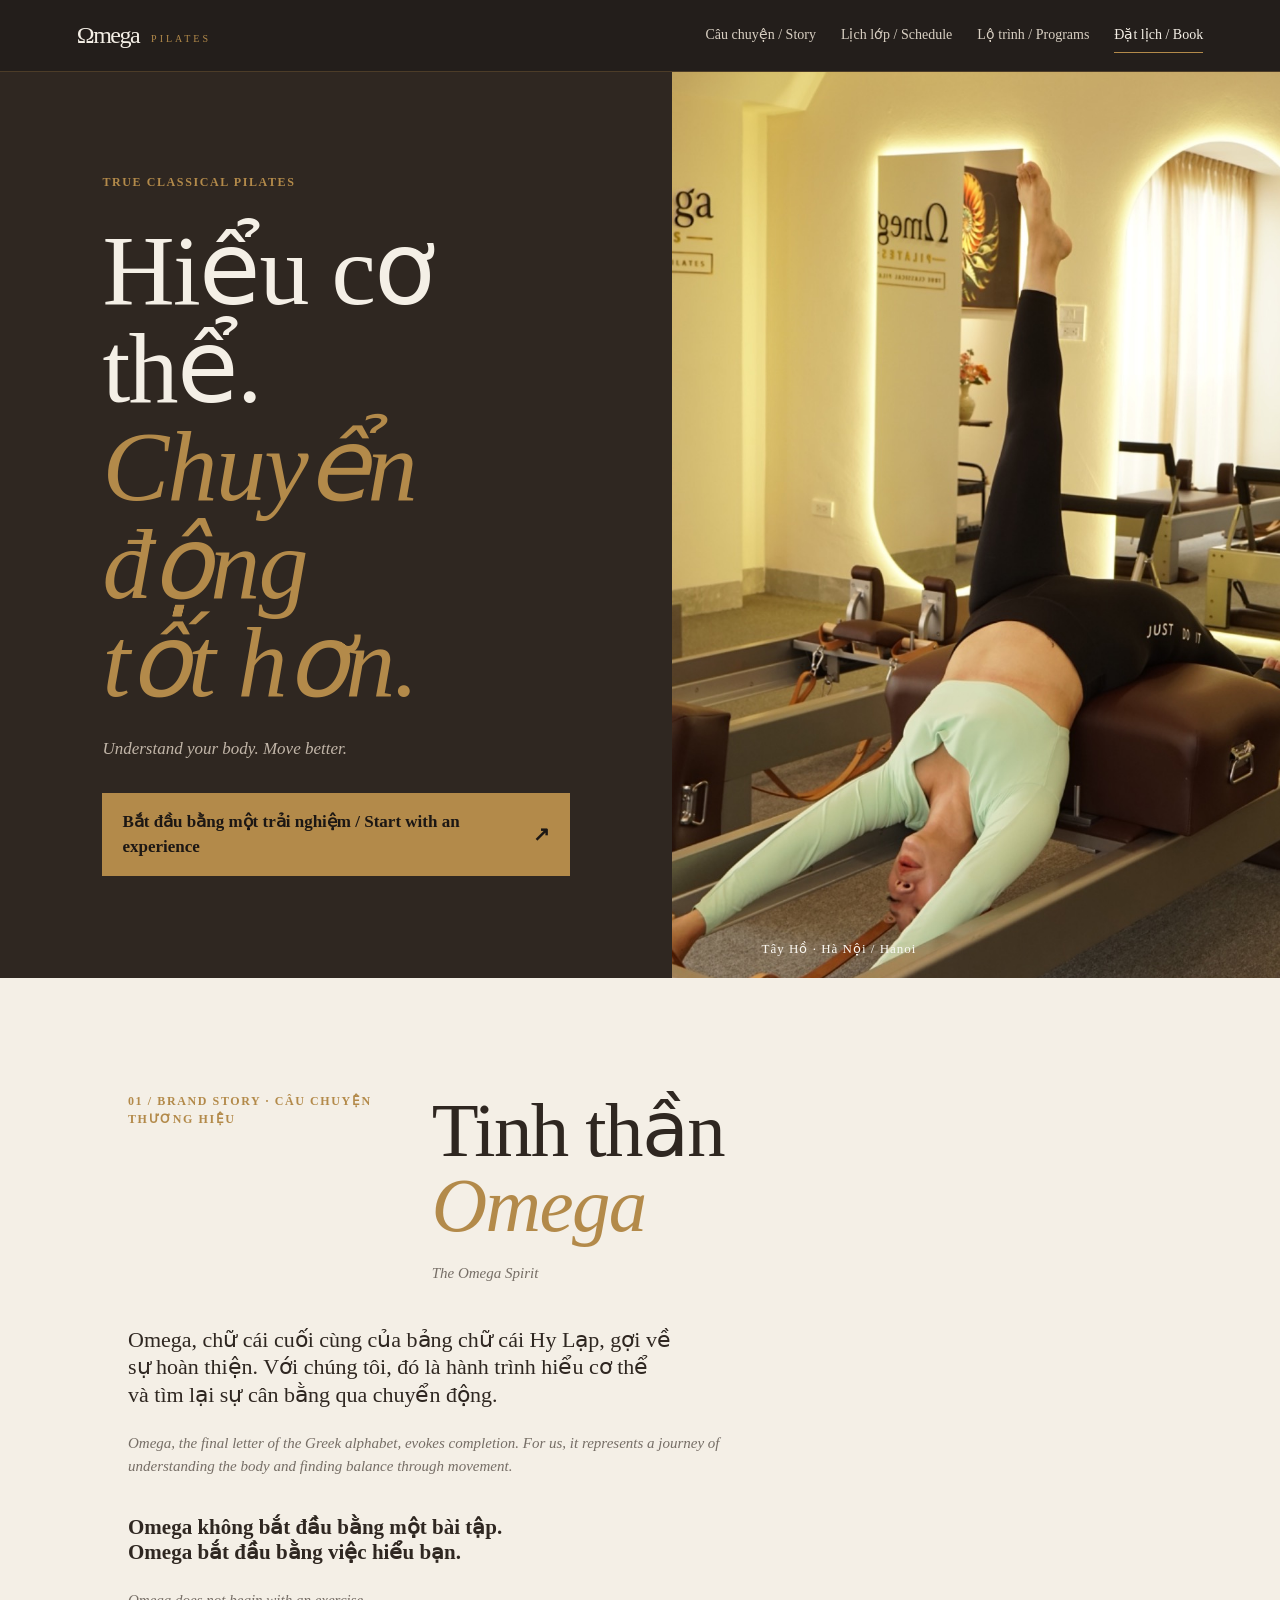
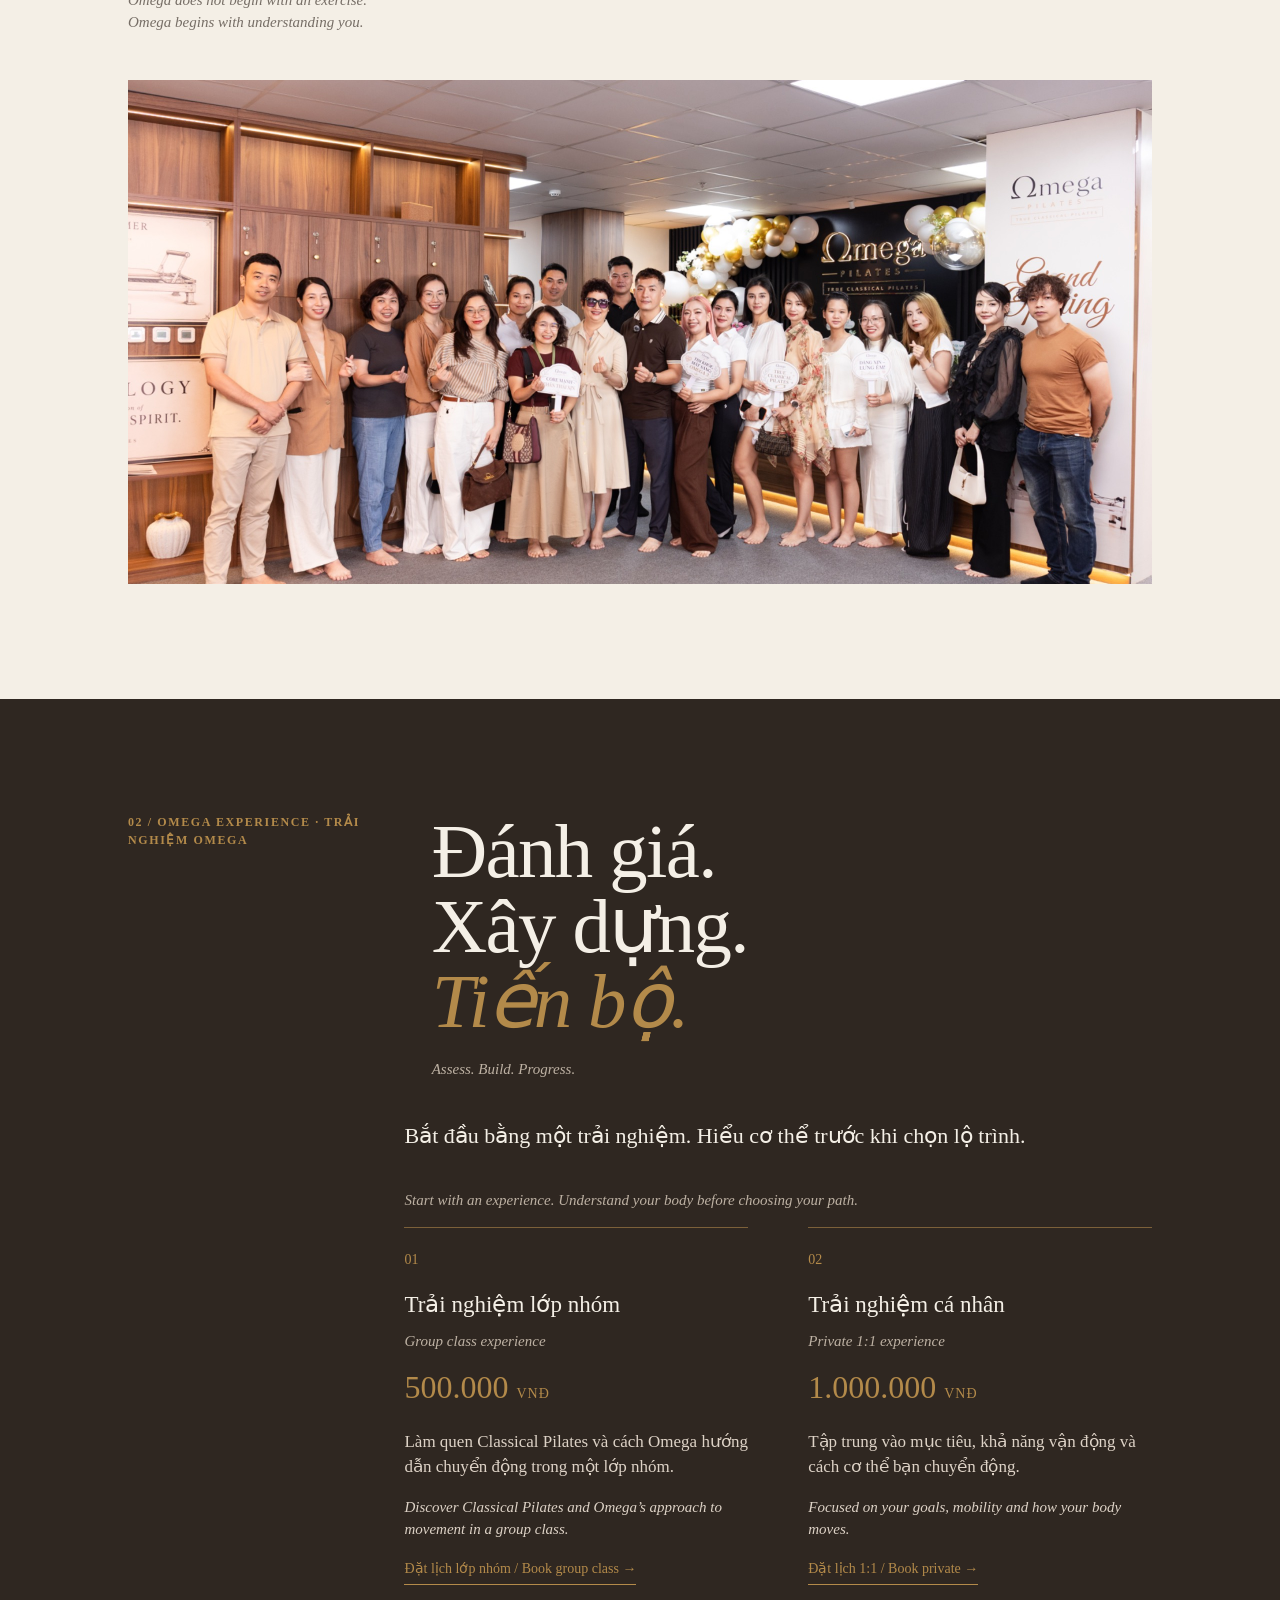
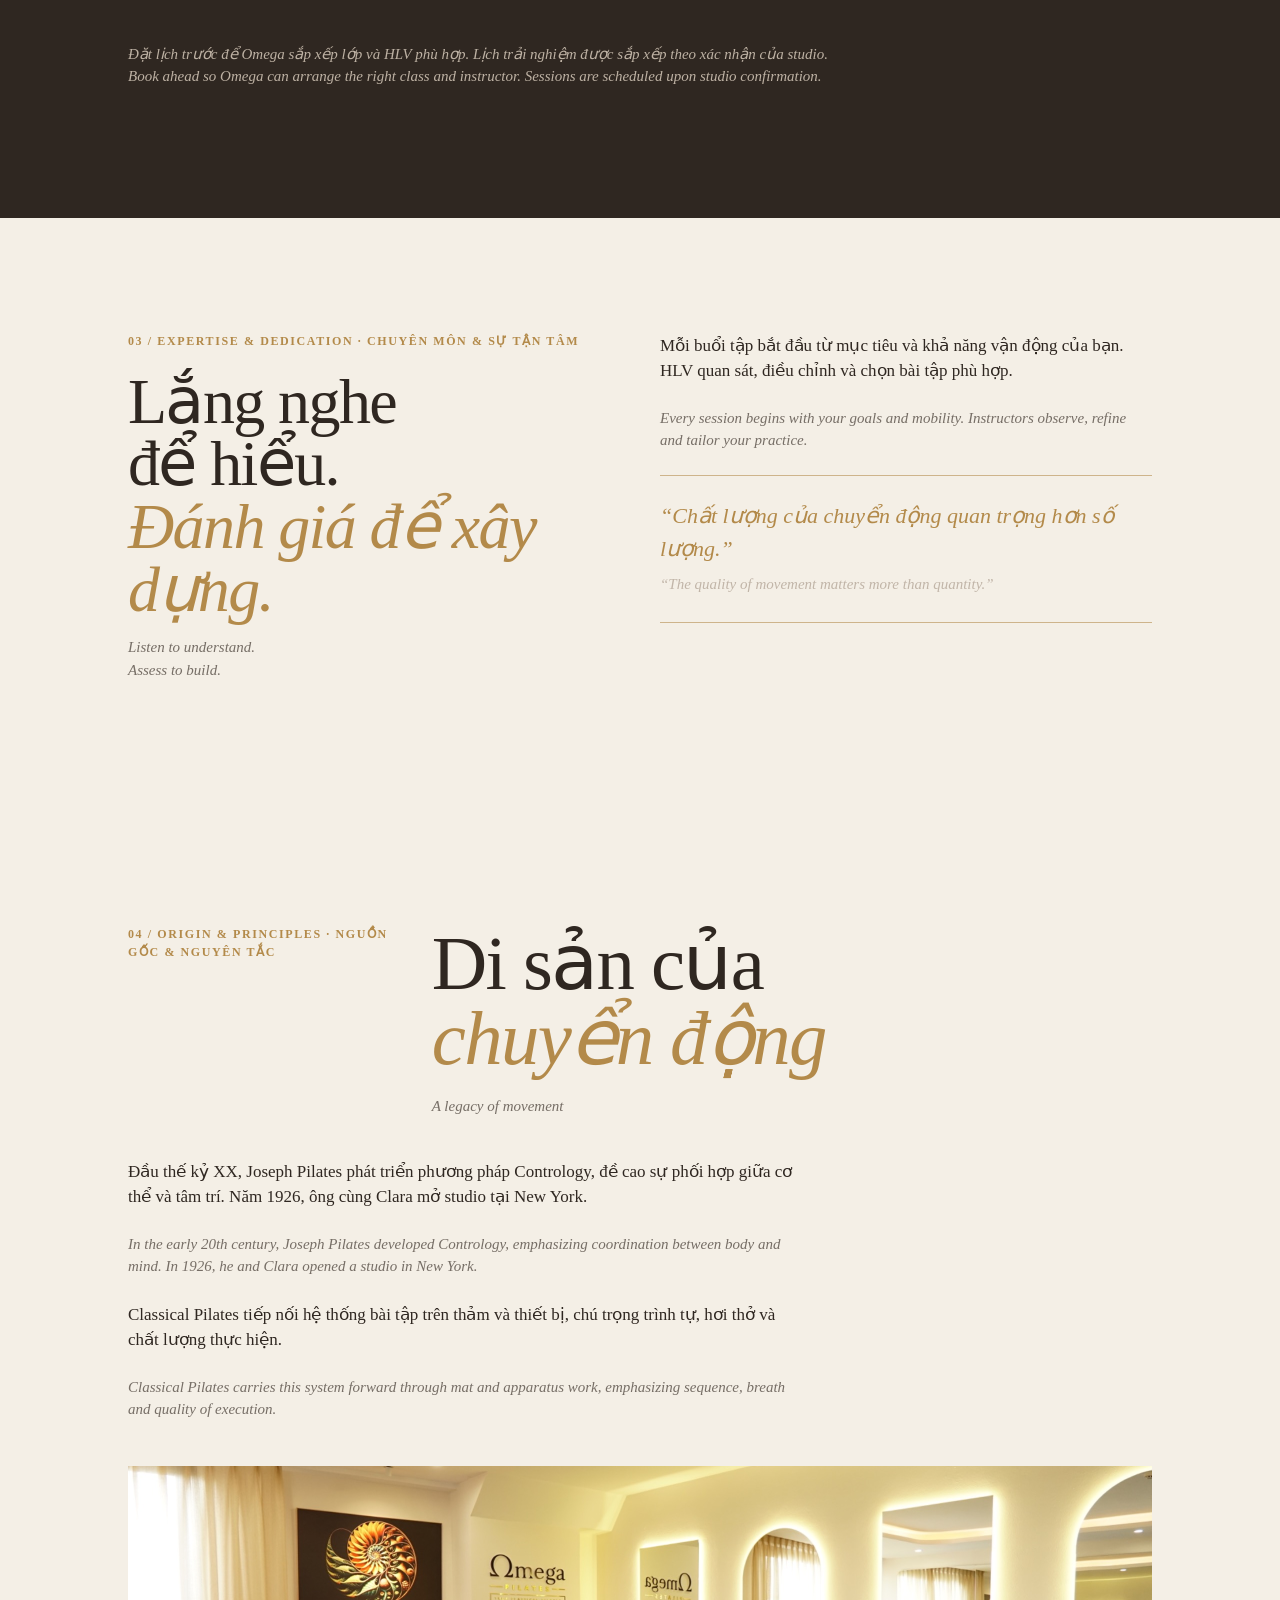
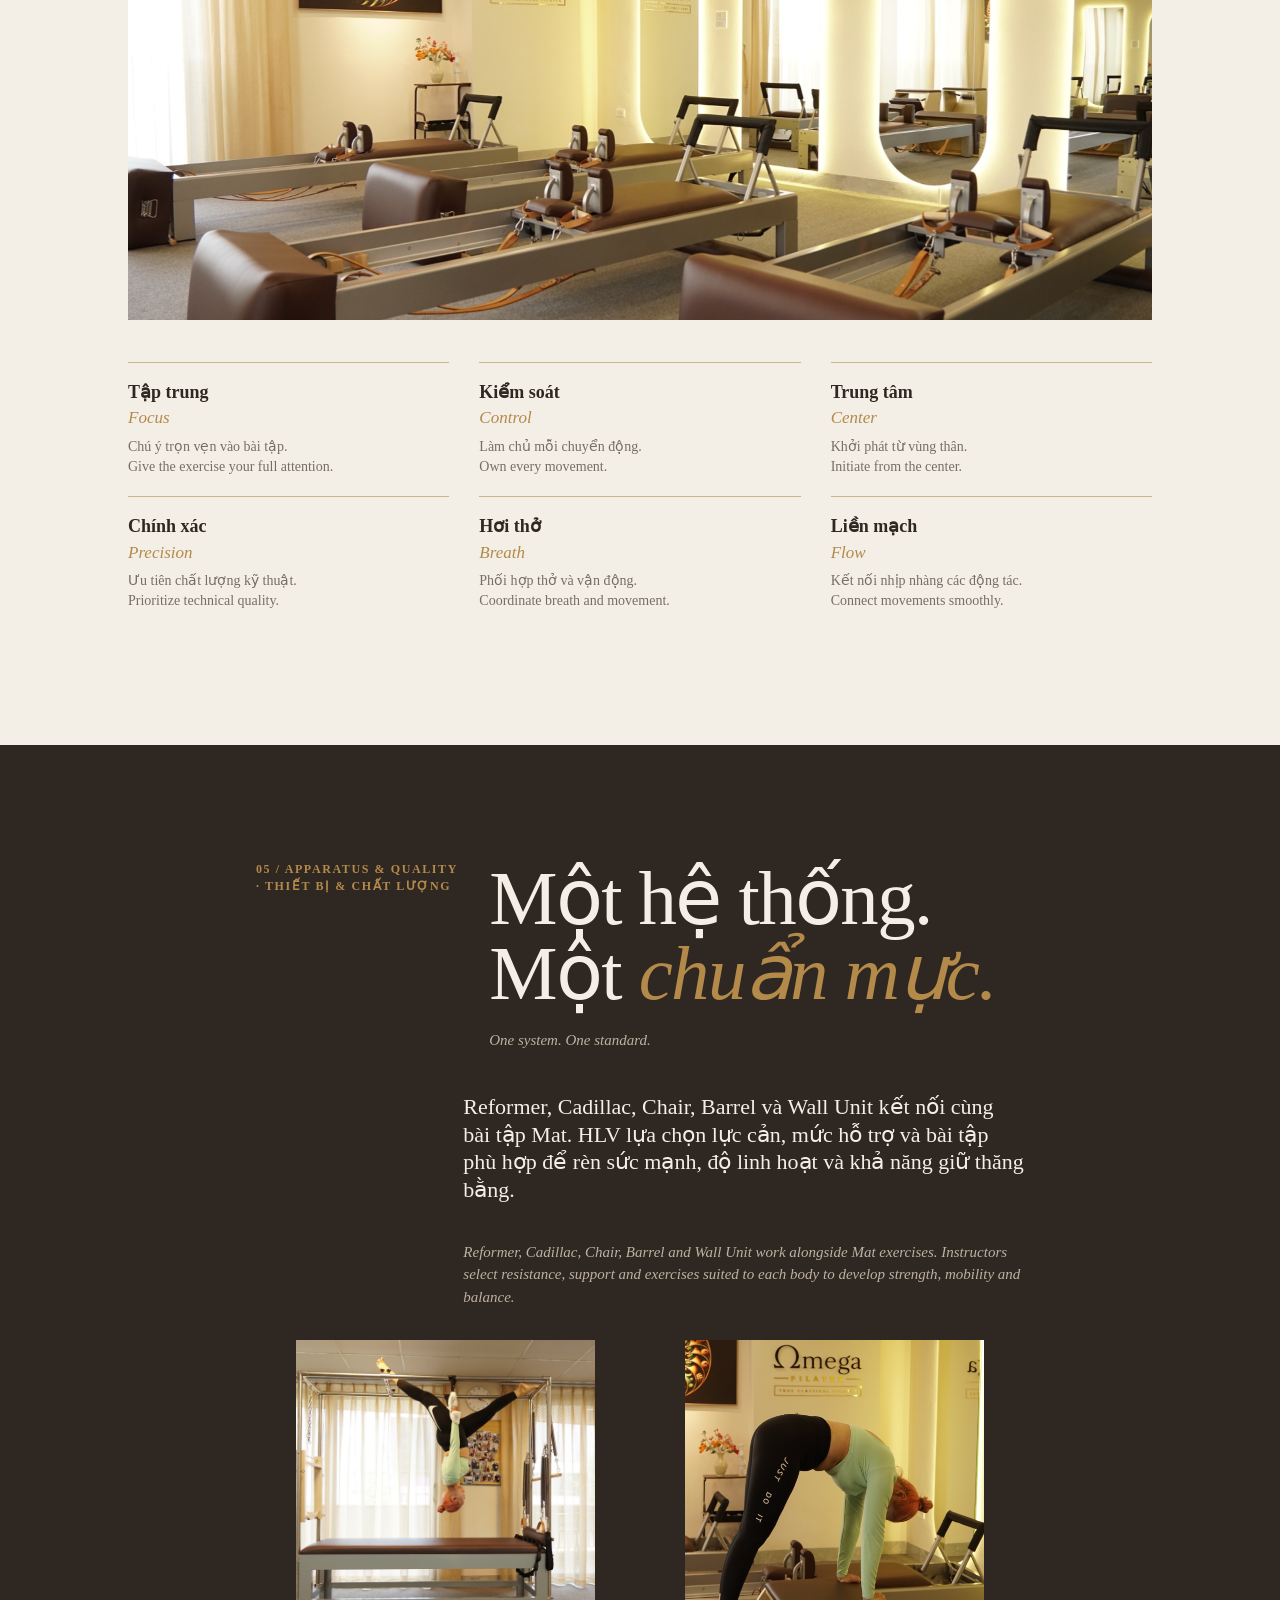
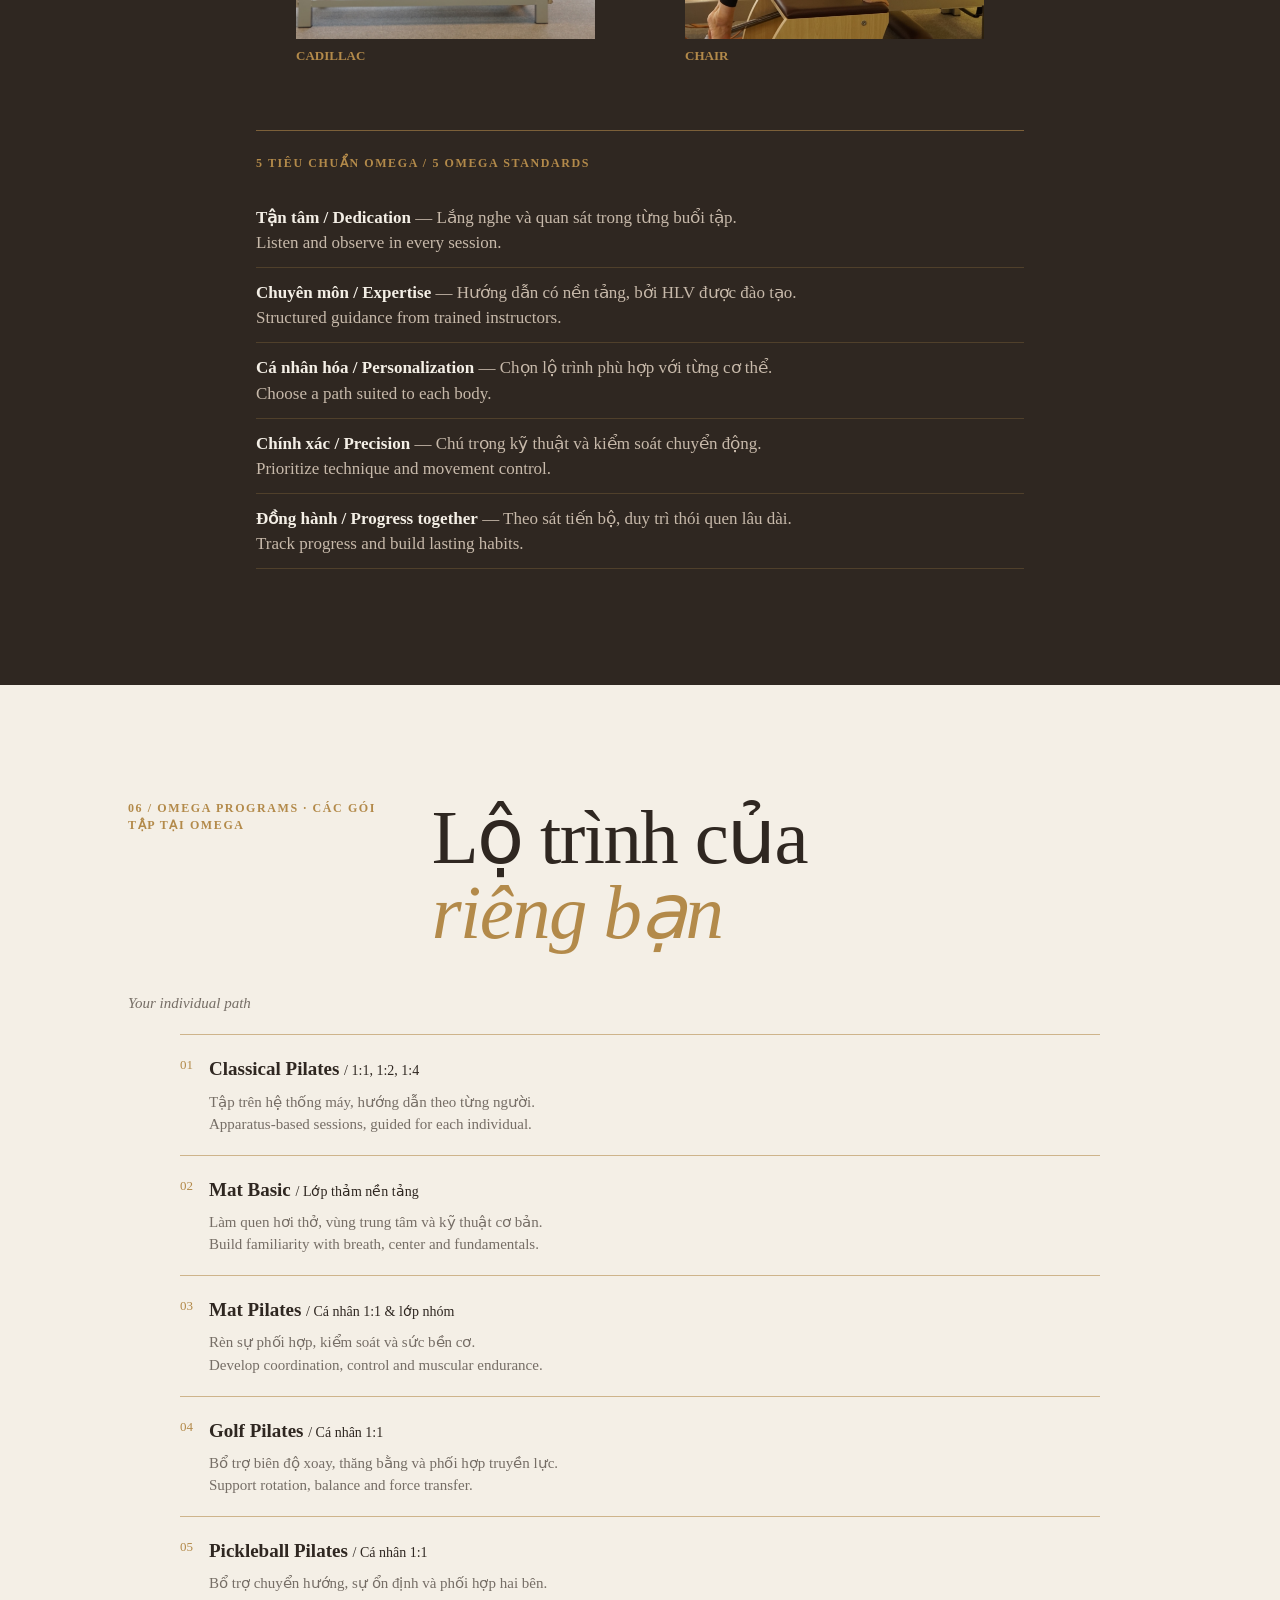
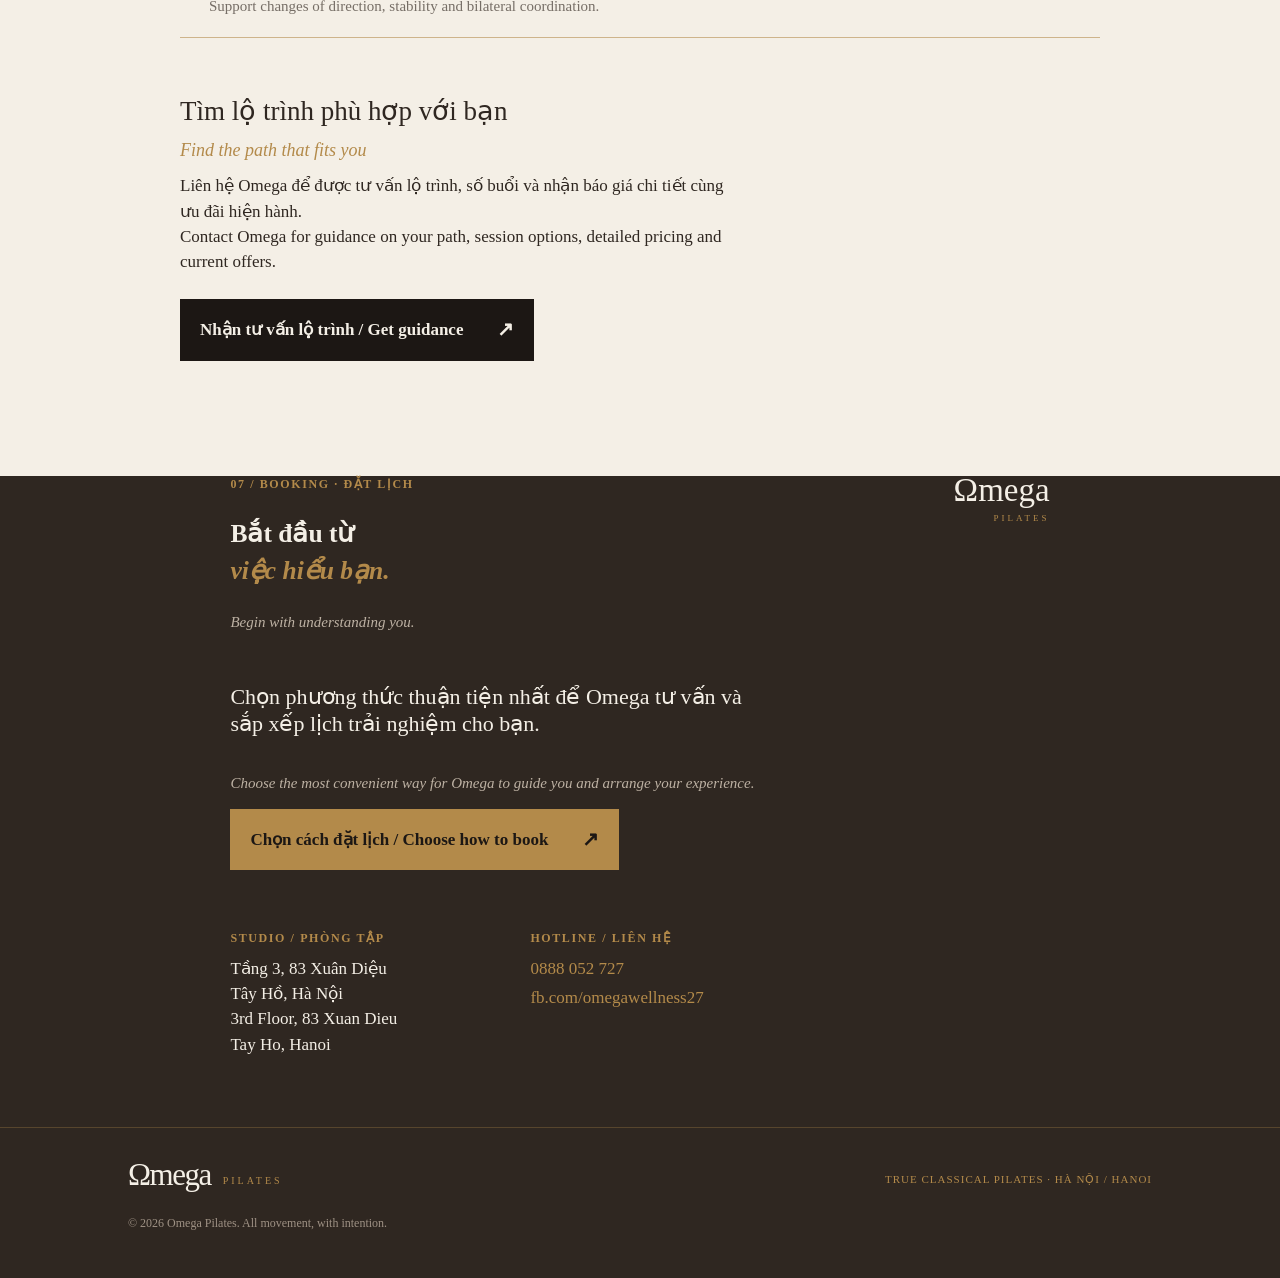
<file: index.html>
<!doctype html>
<html lang="vi">
<head>
  <meta charset="utf-8">
  <meta name="viewport" content="width=device-width, initial-scale=1">
  <meta name="theme-color" content="#2f2721">
  <meta name="description" content="Omega Pilates — Classical Pilates tại Tây Hồ, Hà Nội. Hiểu cơ thể, chuyển động tốt hơn với lộ trình được cá nhân hóa. / Understand your body and move better with a personal Pilates path.">
  <meta property="og:type" content="website">
  <meta property="og:title" content="Omega Pilates — Hiểu cơ thể. Chuyển động tốt hơn. / Understand your body. Move better.">
  <meta property="og:description" content="Classical Pilates, thiết bị chuẩn mực và lộ trình riêng cho từng cơ thể tại Tây Hồ, Hà Nội. / Classical Pilates, quality apparatus and an individual path in Hanoi.">
  <meta property="og:image" content="assets/studio-wide.png">
  <meta name="twitter:card" content="summary_large_image">
  <link rel="icon" href="favicon.svg" type="image/svg+xml">
  <link rel="stylesheet" href="styles.css">
  <title>Omega Pilates — Classical Pilates tại Tây Hồ / in Hanoi</title>
</head>
<body>
  <header class="site-header" id="top">
    <a class="wordmark wordmark--small" href="#top" aria-label="Omega Pilates về đầu trang / Back to top"><span>Ωmega</span><em>PILATES</em></a>
    <nav class="nav" aria-label="Điều hướng chính / Main navigation">
      <a href="#story">Câu chuyện / Story</a><a href="lich/">Lịch lớp / Schedule</a><a href="#programs">Lộ trình / Programs</a><a class="nav-cta booking-link" href="#booking">Đặt lịch / Book</a>
    </nav>
    <button class="menu-toggle" type="button" aria-expanded="false" aria-controls="mobile-nav">Menu</button>
  </header>
  <nav class="mobile-nav" id="mobile-nav" aria-label="Điều hướng mobile / Mobile navigation">
    <a href="#story">Câu chuyện / Story</a><a href="lich/">Lịch lớp / Schedule</a><a href="#programs">Lộ trình / Programs</a><a class="booking-link" href="#booking">Đặt lịch trải nghiệm / Book a session</a>
  </nav>

  <main>
    <section class="hero section-dark">
      <div class="hero-copy">
        <p class="eyebrow">TRUE CLASSICAL PILATES</p>
        <h1>Hiểu cơ thể.<br><span>Chuyển động<br>tốt hơn.</span></h1>
        <p class="hero-sub">Understand your body. Move better.</p>
        <a class="button button--gold booking-link" href="#booking">Bắt đầu bằng một trải nghiệm / Start with an experience <span>↗</span></a>
      </div>
      <div class="hero-image-wrap"><img src="assets/private-session.png" alt="Học viên tập Classical Pilates trên Reformer tại Omega / Student practising Classical Pilates on a Reformer at Omega" class="hero-image"><span class="image-note">Tây Hồ · Hà Nội / Hanoi</span></div>
    </section>

    <section class="section section-cream" id="story">
      <div class="section-intro"><p class="eyebrow">01 / BRAND STORY · CÂU CHUYỆN THƯƠNG HIỆU</p><h2>Tinh thần<br><em>Omega</em></h2><p class="en">The Omega Spirit</p></div>
      <div class="prose"><p class="lead">Omega, chữ cái cuối cùng của bảng chữ cái Hy Lạp, gợi về sự hoàn thiện. Với chúng tôi, đó là hành trình hiểu cơ thể và tìm lại sự cân bằng qua chuyển động.</p><p class="en">Omega, the final letter of the Greek alphabet, evokes completion. For us, it represents a journey of understanding the body and finding balance through movement.</p><p class="statement">Omega không bắt đầu bằng một bài tập.<br>Omega bắt đầu bằng việc hiểu bạn.</p><p class="en">Omega does not begin with an exercise.<br>Omega begins with understanding you.</p></div>
      <img class="wide-photo" src="assets/studio-team.png" alt="Đội ngũ và cộng đồng Omega Pilates / The Omega Pilates team and community">
    </section>

    <section class="section section-dark experience" id="experience">
      <div class="section-intro"><p class="eyebrow">02 / OMEGA EXPERIENCE · TRẢI NGHIỆM OMEGA</p><h2>Đánh giá.<br>Xây dựng.<br><em>Tiến bộ.</em></h2><p class="en">Assess. Build. Progress.</p></div>
      <p class="lead">Bắt đầu bằng một trải nghiệm. Hiểu cơ thể trước khi chọn lộ trình.</p><p class="en">Start with an experience. Understand your body before choosing your path.</p>
      <div class="experience-grid">
        <article class="price-card"><p class="card-index">01</p><h3>Trải nghiệm lớp nhóm<br><small>Group class experience</small></h3><strong>500.000 <small>VNĐ</small></strong><p>Làm quen Classical Pilates và cách Omega hướng dẫn chuyển động trong một lớp nhóm.</p><p class="en">Discover Classical Pilates and Omega’s approach to movement in a group class.</p><a href="#booking" data-session="group" class="text-link booking-link">Đặt lịch lớp nhóm / Book group class →</a></article>
        <article class="price-card"><p class="card-index">02</p><h3>Trải nghiệm cá nhân<br><small>Private 1:1 experience</small></h3><strong>1.000.000 <small>VNĐ</small></strong><p>Tập trung vào mục tiêu, khả năng vận động và cách cơ thể bạn chuyển động.</p><p class="en">Focused on your goals, mobility and how your body moves.</p><a href="#booking" data-session="private" class="text-link booking-link">Đặt lịch 1:1 / Book private →</a></article>
      </div>
      <p class="fine-print">Đặt lịch trước để Omega sắp xếp lớp và HLV phù hợp. Lịch trải nghiệm được sắp xếp theo xác nhận của studio.<br>Book ahead so Omega can arrange the right class and instructor. Sessions are scheduled upon studio confirmation.</p>
    </section>

    <section class="section section-cream split-section">
      <div><p class="eyebrow">03 / EXPERTISE & DEDICATION · CHUYÊN MÔN & SỰ TẬN TÂM</p><h2>Lắng nghe<br>để hiểu.<br><em>Đánh giá để xây dựng.</em></h2><p class="en">Listen to understand.<br>Assess to build.</p></div>
      <div class="prose"><p>Mỗi buổi tập bắt đầu từ mục tiêu và khả năng vận động của bạn. HLV quan sát, điều chỉnh và chọn bài tập phù hợp.</p><p class="en">Every session begins with your goals and mobility. Instructors observe, refine and tailor your practice.</p><div class="quote-line">“Chất lượng của chuyển động quan trọng hơn số lượng.”<br><span>“The quality of movement matters more than quantity.”</span></div></div>
    </section>

    <section class="section section-cream principles">
      <div class="section-intro"><p class="eyebrow">04 / ORIGIN & PRINCIPLES · NGUỒN GỐC & NGUYÊN TẮC</p><h2>Di sản của<br><em>chuyển động</em></h2><p class="en">A legacy of movement</p></div>
      <div class="prose"><p>Đầu thế kỷ XX, Joseph Pilates phát triển phương pháp Contrology, đề cao sự phối hợp giữa cơ thể và tâm trí. Năm 1926, ông cùng Clara mở studio tại New York.</p><p class="en">In the early 20th century, Joseph Pilates developed Contrology, emphasizing coordination between body and mind. In 1926, he and Clara opened a studio in New York.</p><p>Classical Pilates tiếp nối hệ thống bài tập trên thảm và thiết bị, chú trọng trình tự, hơi thở và chất lượng thực hiện.</p><p class="en">Classical Pilates carries this system forward through mat and apparatus work, emphasizing sequence, breath and quality of execution.</p></div>
      <img class="wide-photo" src="assets/studio-wide.png" alt="Không gian studio Omega Pilates tại Hà Nội / The Omega Pilates studio in Hanoi">
      <div class="principles-grid"><div><b>Tập trung</b><span>Focus</span><p>Chú ý trọn vẹn vào bài tập.<br>Give the exercise your full attention.</p></div><div><b>Kiểm soát</b><span>Control</span><p>Làm chủ mỗi chuyển động.<br>Own every movement.</p></div><div><b>Trung tâm</b><span>Center</span><p>Khởi phát từ vùng thân.<br>Initiate from the center.</p></div><div><b>Chính xác</b><span>Precision</span><p>Ưu tiên chất lượng kỹ thuật.<br>Prioritize technical quality.</p></div><div><b>Hơi thở</b><span>Breath</span><p>Phối hợp thở và vận động.<br>Coordinate breath and movement.</p></div><div><b>Liền mạch</b><span>Flow</span><p>Kết nối nhịp nhàng các động tác.<br>Connect movements smoothly.</p></div></div>
    </section>

    <section class="section section-dark apparatus">
      <div class="section-intro"><p class="eyebrow">05 / APPARATUS & QUALITY · THIẾT BỊ & CHẤT LƯỢNG</p><h2>Một hệ thống.<br>Một <em>chuẩn mực.</em></h2><p class="en">One system. One standard.</p></div>
      <p class="lead">Reformer, Cadillac, Chair, Barrel và Wall Unit kết nối cùng bài tập Mat. HLV lựa chọn lực cản, mức hỗ trợ và bài tập phù hợp để rèn sức mạnh, độ linh hoạt và khả năng giữ thăng bằng.</p><p class="en">Reformer, Cadillac, Chair, Barrel and Wall Unit work alongside Mat exercises. Instructors select resistance, support and exercises suited to each body to develop strength, mobility and balance.</p>
      <div class="photo-pair"><figure><img src="assets/cadillac.png" alt="Thiết bị Cadillac tại Omega / Cadillac apparatus at Omega"><figcaption>CADILLAC</figcaption></figure><figure><img src="assets/chair.png" alt="Thiết bị Chair tại Omega / Chair apparatus at Omega"><figcaption>CHAIR</figcaption></figure></div>
      <div class="standards"><p class="eyebrow">5 TIÊU CHUẨN OMEGA / 5 OMEGA STANDARDS</p><p><b>Tận tâm / Dedication</b> — Lắng nghe và quan sát trong từng buổi tập.<br>Listen and observe in every session.</p><p><b>Chuyên môn / Expertise</b> — Hướng dẫn có nền tảng, bởi HLV được đào tạo.<br>Structured guidance from trained instructors.</p><p><b>Cá nhân hóa / Personalization</b> — Chọn lộ trình phù hợp với từng cơ thể.<br>Choose a path suited to each body.</p><p><b>Chính xác / Precision</b> — Chú trọng kỹ thuật và kiểm soát chuyển động.<br>Prioritize technique and movement control.</p><p><b>Đồng hành / Progress together</b> — Theo sát tiến bộ, duy trì thói quen lâu dài.<br>Track progress and build lasting habits.</p></div>
    </section>

    <section class="section section-cream programs" id="programs">
      <div class="section-intro"><p class="eyebrow">06 / OMEGA PROGRAMS · CÁC GÓI TẬP TẠI OMEGA</p><h2>Lộ trình của<br><em>riêng bạn</em></h2></div>
      <p class="en">Your individual path</p>
      <div class="program-list"><article><span>01</span><div><h3>Classical Pilates <small>/ 1:1, 1:2, 1:4</small></h3><p>Tập trên hệ thống máy, hướng dẫn theo từng người.<br>Apparatus-based sessions, guided for each individual.</p></div></article><article><span>02</span><div><h3>Mat Basic <small>/ Lớp thảm nền tảng</small></h3><p>Làm quen hơi thở, vùng trung tâm và kỹ thuật cơ bản.<br>Build familiarity with breath, center and fundamentals.</p></div></article><article><span>03</span><div><h3>Mat Pilates <small>/ Cá nhân 1:1 & lớp nhóm</small></h3><p>Rèn sự phối hợp, kiểm soát và sức bền cơ.<br>Develop coordination, control and muscular endurance.</p></div></article><article><span>04</span><div><h3>Golf Pilates <small>/ Cá nhân 1:1</small></h3><p>Bổ trợ biên độ xoay, thăng bằng và phối hợp truyền lực.<br>Support rotation, balance and force transfer.</p></div></article><article><span>05</span><div><h3>Pickleball Pilates <small>/ Cá nhân 1:1</small></h3><p>Bổ trợ chuyển hướng, sự ổn định và phối hợp hai bên.<br>Support changes of direction, stability and bilateral coordination.</p></div></article></div>
      <div class="program-cta"><h3>Tìm lộ trình phù hợp với bạn<br><em>Find the path that fits you</em></h3><p>Liên hệ Omega để được tư vấn lộ trình, số buổi và nhận báo giá chi tiết cùng ưu đãi hiện hành.<br>Contact Omega for guidance on your path, session options, detailed pricing and current offers.</p><a href="#booking" class="button button--dark booking-link">Nhận tư vấn lộ trình / Get guidance <span>↗</span></a></div>
    </section>

    <section class="contact section-dark" id="booking">
      <div class="contact-top"><div><p class="eyebrow">07 / BOOKING · ĐẶT LỊCH</p><h2>Bắt đầu từ<br><em>việc hiểu bạn.</em></h2><p class="en">Begin with understanding you.</p></div><div class="contact-mark"><span>Ωmega</span><small>PILATES</small></div></div>
      <p class="lead">Chọn phương thức thuận tiện nhất để Omega tư vấn và sắp xếp lịch trải nghiệm cho bạn.</p><p class="en">Choose the most convenient way for Omega to guide you and arrange your experience.</p>
      <button class="button button--gold booking-link booking-open" type="button">Chọn cách đặt lịch / Choose how to book <span>↗</span></button>
      <div class="contact-details"><div><p class="eyebrow">STUDIO / PHÒNG TẬP</p><p>Tầng 3, 83 Xuân Diệu<br>Tây Hồ, Hà Nội<br>3rd Floor, 83 Xuan Dieu<br>Tay Ho, Hanoi</p></div><div><p class="eyebrow">HOTLINE / LIÊN HỆ</p><a href="tel:+84888052727">0888 052 727</a><a href="https://facebook.com/omegawellness27" target="_blank" rel="noreferrer">fb.com/omegawellness27</a></div></div>
    </section>
  </main>

  <footer class="footer section-dark"><a class="wordmark" href="#top"><span>Ωmega</span><em>PILATES</em></a><p>TRUE CLASSICAL PILATES · HÀ NỘI / HANOI</p><small>© 2026 Omega Pilates. All movement, with intention.</small></footer>

  <dialog class="booking-dialog" id="booking-dialog" aria-labelledby="booking-title"><div class="dialog-card"><button class="dialog-close" type="button" aria-label="Đóng / Close">×</button><p class="eyebrow">BOOKING / ĐẶT LỊCH</p><h2 id="booking-title">Đặt lịch trải nghiệm<br><em>Book your session</em></h2><p class="dialog-copy">Nhập thông tin để Omega chuẩn bị tin nhắn cho bạn. / Enter your details and Omega will prepare the message for you.</p><form class="booking-form" id="booking-form"><label for="session-type">Loại trải nghiệm / Session type<select id="session-type" name="session" required><option value="group">Lớp nhóm / Group class — 500.000 VNĐ</option><option value="private">Cá nhân 1:1 / Private 1:1 — 1.000.000 VNĐ</option></select></label><label for="customer-name">Tên / Name<input id="customer-name" name="name" type="text" autocomplete="name" required placeholder="Nguyễn Văn A / Your name"></label><label for="customer-phone">Số điện thoại / Phone number<input id="customer-phone" name="phone" type="tel" autocomplete="tel" required placeholder="0888 052 727"></label><label for="preferred-time">Thời gian muốn trải nghiệm / Preferred time<input id="preferred-time" name="time" type="text" required placeholder="Ví dụ: Thứ Bảy, 9:00 / e.g. Saturday, 9:00"></label><label for="coach-note">Vấn đề cần huấn luyện viên lưu ý / What should the instructor know?<textarea id="coach-note" name="note" rows="3" required placeholder="Mục tiêu, chấn thương hoặc lưu ý sức khỏe / Goals, injuries or health notes"></textarea></label><button class="button button--gold" type="submit">Soạn tin nhắn / Prepare message <span>↗</span></button></form><div class="message-step" id="message-step" hidden><p class="eyebrow">YOUR MESSAGE / TIN NHẮN CỦA BẠN</p><p class="dialog-copy">Kiểm tra nội dung rồi chọn kênh gửi. / Review your message and choose a channel.</p><pre class="message-preview" id="message-preview"></pre><div class="method-list" role="radiogroup" aria-label="Phương thức đặt lịch / Booking method"><button class="method is-selected" type="button" data-method="sms" role="radio" aria-checked="true"><span class="method-icon">SMS</span><span><b>SMS thông thường</b><small>Gửi tin nhắn đến hotline / Text the hotline</small></span><i>✓</i></button><button class="method" type="button" data-method="zalo" role="radio" aria-checked="false"><span class="method-icon">Z</span><span><b>Zalo</b><small>Copy tin nhắn rồi mở Zalo / Copy message then open Zalo</small></span><i>✓</i></button><button class="method" type="button" data-method="whatsapp" role="radio" aria-checked="false"><span class="method-icon">WA</span><span><b>WhatsApp</b><small>Nhắn tin quốc tế / International message</small></span><i>✓</i></button></div><a class="button button--dark confirm-booking" href="#">Tiếp tục / Continue <span>↗</span></a><p class="zalo-copy-notice" id="zalo-copy-notice" role="status"></p></div></div></dialog>
  <script src="script.js" defer></script>
</body>
</html>
</file>
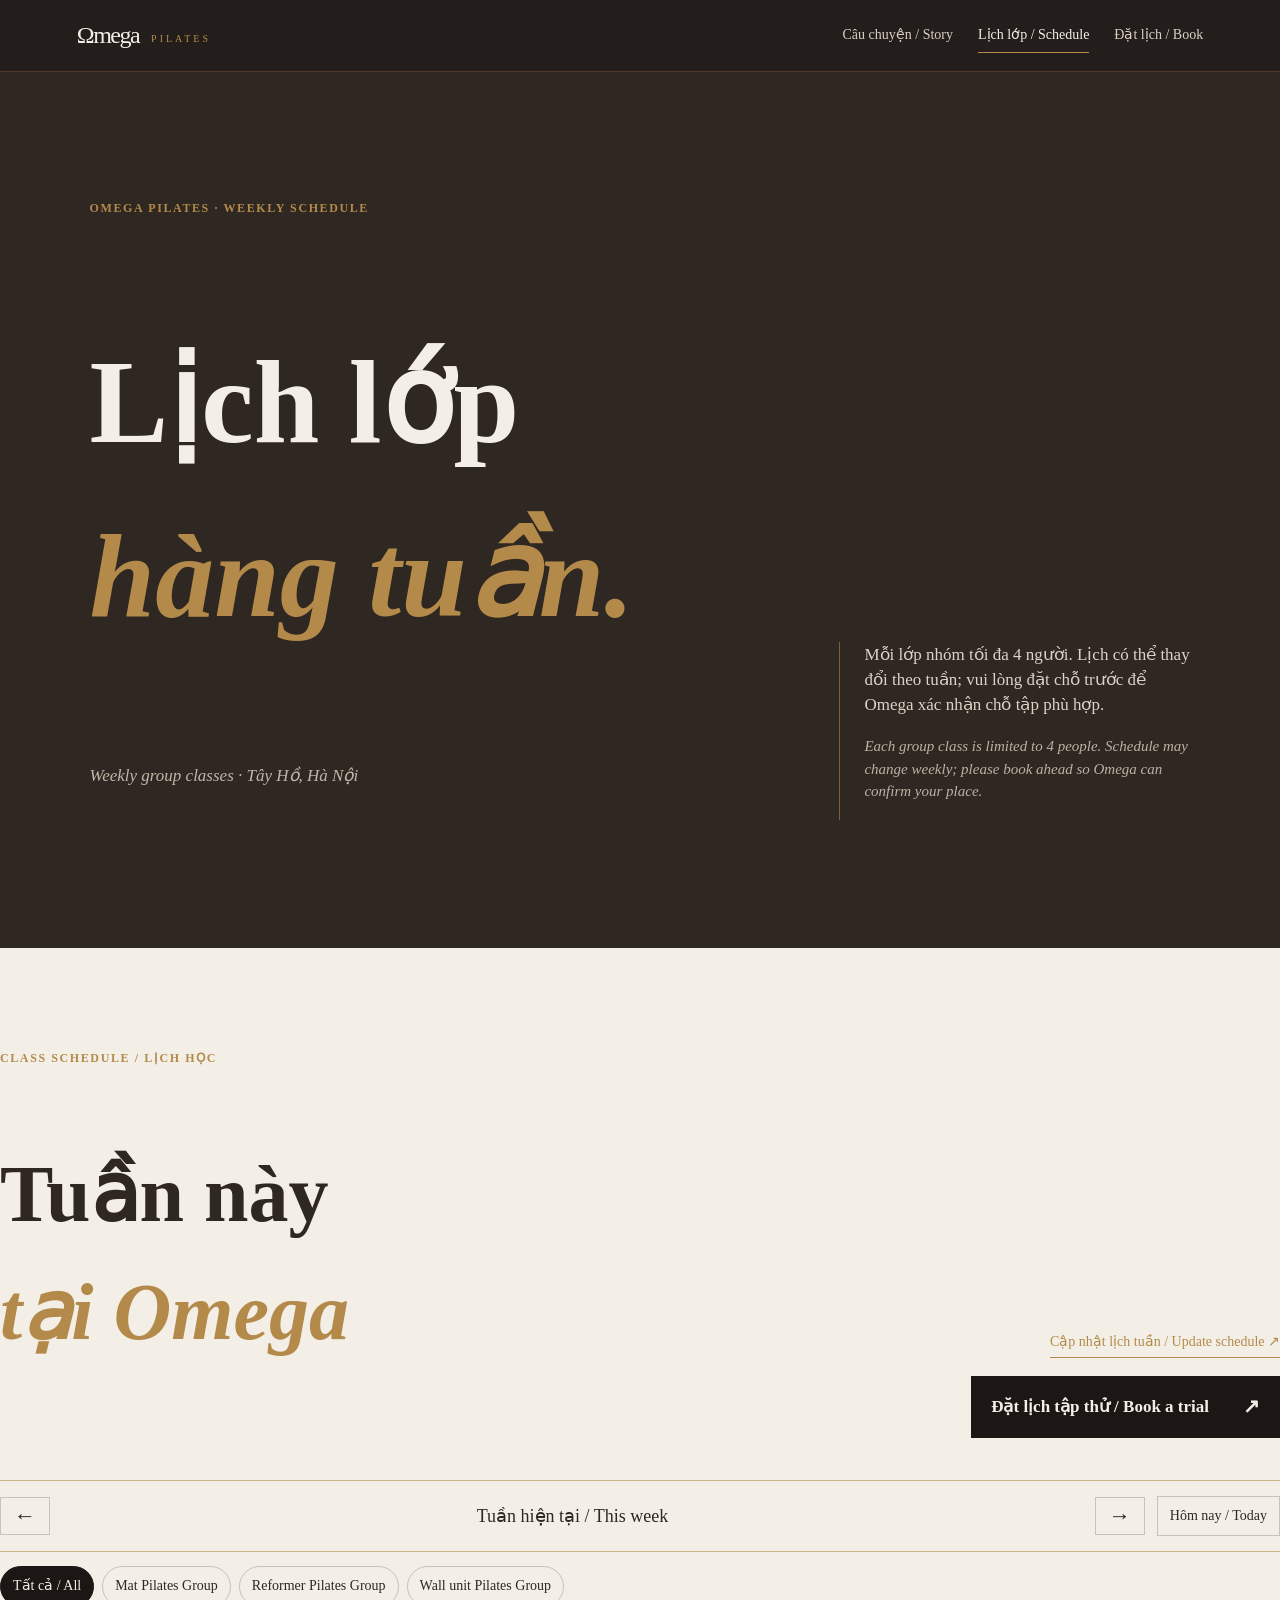
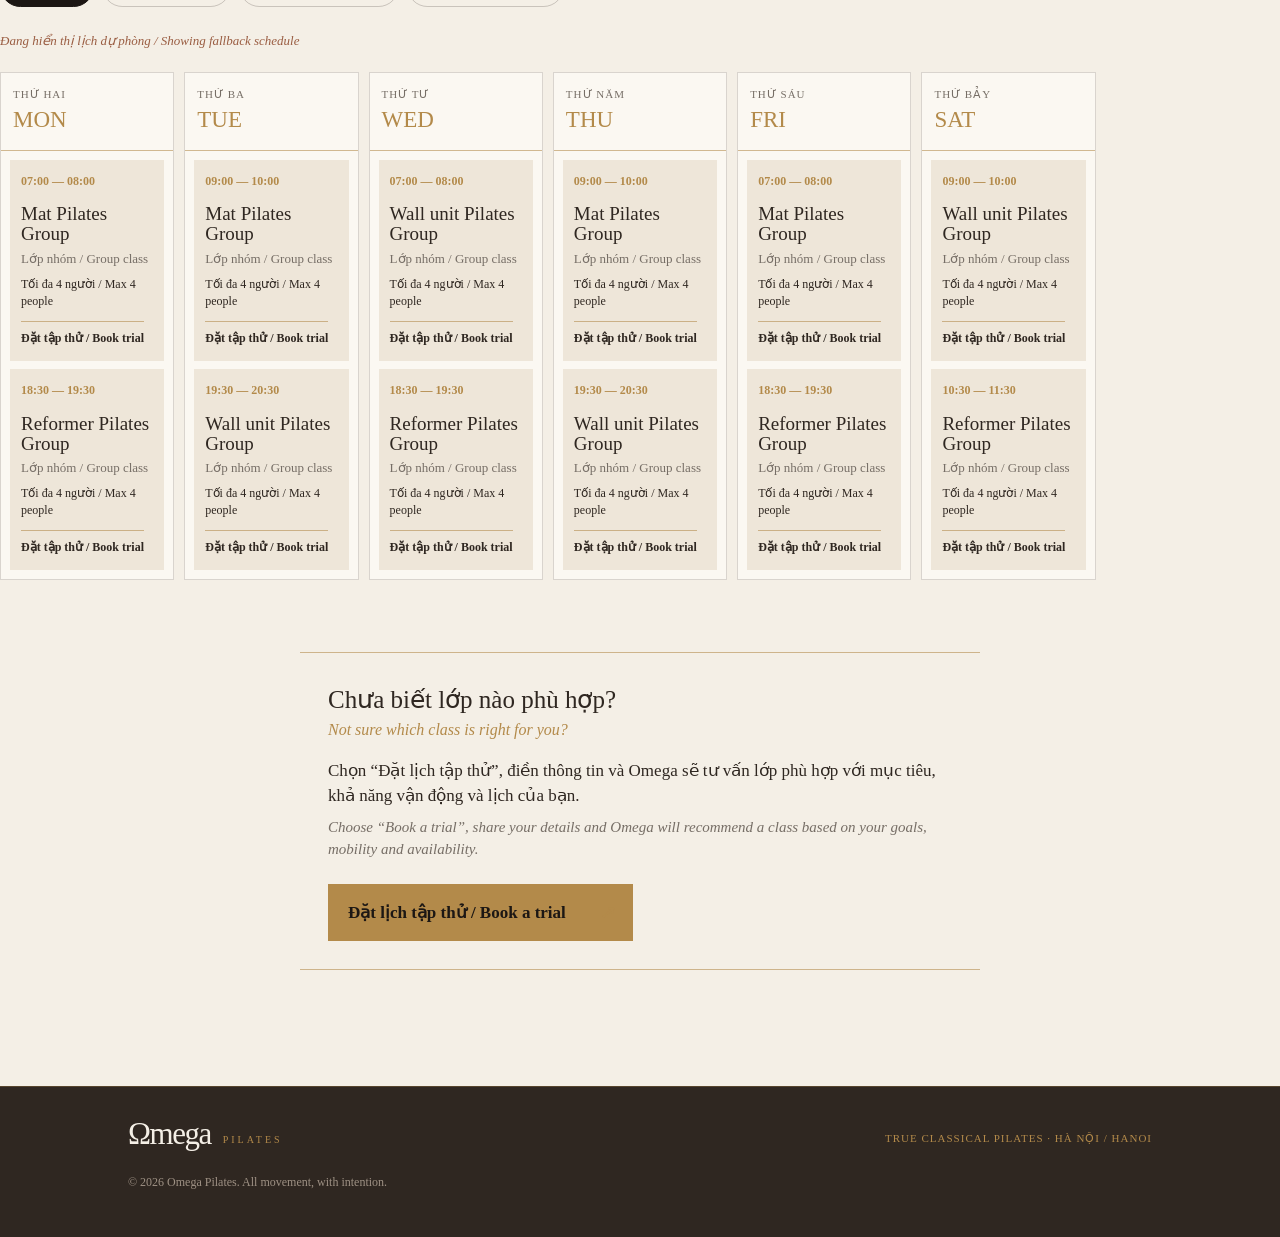
<file: lich/index.html>
<!doctype html>
<html lang="vi">
<head>
  <meta charset="utf-8">
  <meta name="viewport" content="width=device-width, initial-scale=1">
  <meta name="theme-color" content="#2f2721">
  <meta name="description" content="Lịch lớp nhóm hàng tuần tại Omega Pilates — Weekly group class schedule in Hanoi.">
  <link rel="icon" href="../favicon.svg" type="image/svg+xml">
  <link rel="stylesheet" href="../styles.css">
  <title>Lịch lớp / Schedule — Omega Pilates</title>
</head>
<body class="schedule-page">
  <header class="site-header" id="top">
    <a class="wordmark wordmark--small" href="../" aria-label="Omega Pilates về trang chủ / Back to home"><span>Ωmega</span><em>PILATES</em></a>
    <nav class="nav" aria-label="Điều hướng chính / Main navigation"><a href="../#story">Câu chuyện / Story</a><a class="nav-cta" href="#schedule">Lịch lớp / Schedule</a><a href="../#booking">Đặt lịch / Book</a></nav>
    <button class="menu-toggle" type="button" aria-expanded="false" aria-controls="mobile-nav">Menu</button>
  </header>
  <nav class="mobile-nav" id="mobile-nav" aria-label="Điều hướng mobile / Mobile navigation"><a href="../#story">Câu chuyện / Story</a><a href="#schedule">Lịch lớp / Schedule</a><a href="../#booking">Đặt lịch trải nghiệm / Book a session</a></nav>

  <main>
    <section class="schedule-hero section-dark">
      <div><p class="eyebrow">OMEGA PILATES · WEEKLY SCHEDULE</p><h1>Lịch lớp<br><span>hàng tuần.</span></h1><p class="hero-sub">Weekly group classes · Tây Hồ, Hà Nội</p></div>
      <div class="schedule-hero-note"><p>Mỗi lớp nhóm tối đa 4 người. Lịch có thể thay đổi theo tuần; vui lòng đặt chỗ trước để Omega xác nhận chỗ tập phù hợp.</p><p class="en">Each group class is limited to 4 people. Schedule may change weekly; please book ahead so Omega can confirm your place.</p></div>
    </section>

    <section class="schedule-shell section-cream" id="schedule">
      <div class="schedule-heading"><div><p class="eyebrow">CLASS SCHEDULE / LỊCH HỌC</p><h2>Tuần này<br><em>tại Omega</em></h2></div><div class="schedule-heading-actions"><a class="text-link schedule-update-link" href="https://docs.google.com/spreadsheets/d/1rCwSwyrqlW4jn-pfhaL3r1zwal2ZVFui1_0MZM4xuN0/edit?usp=sharing" target="_blank" rel="noreferrer">Cập nhật lịch tuần / Update schedule ↗</a><a class="button button--dark schedule-book-top" href="../?session=group#booking">Đặt lịch tập thử / Book a trial <span>↗</span></a></div></div>
      <div class="schedule-toolbar" aria-label="Công cụ lịch / Schedule controls"><button class="week-arrow" type="button" data-week="previous" aria-label="Tuần trước / Previous week">←</button><strong id="week-label">Tuần hiện tại / This week</strong><button class="week-arrow" type="button" data-week="next" aria-label="Tuần sau / Next week">→</button><button class="today-button" type="button" data-week="today">Hôm nay / Today</button></div>
      <div class="schedule-filters" role="group" aria-label="Lọc lớp / Filter classes"><button class="filter-button is-active" type="button" data-filter="all">Tất cả / All</button><button class="filter-button" type="button" data-filter="mat">Mat Pilates Group</button><button class="filter-button" type="button" data-filter="reformer">Reformer Pilates Group</button><button class="filter-button" type="button" data-filter="wall-unit">Wall unit Pilates Group</button></div><p class="sheet-status" id="sheet-status" role="status">Đang tải lịch từ Google Sheets / Loading schedule from Google Sheets…</p>

      <div class="schedule-grid is-loading" id="schedule-grid">
        <article class="day-column" data-day="monday"><header><span>THỨ HAI</span><b>MON</b></header><div class="class-stack"><div class="class-card" data-type="mat"><time>07:00 — 08:00</time><h3>Mat Pilates Group</h3><p>Lớp nhóm / Group class</p><small>Tối đa 4 người / Max 4 people</small><a href="../?session=group#booking" class="class-book">Đặt tập thử / Book trial</a></div><div class="class-card" data-type="reformer"><time>18:30 — 19:30</time><h3>Reformer Pilates Group</h3><p>Lớp nhóm / Group class</p><small>Tối đa 4 người / Max 4 people</small><a href="../?session=group#booking" class="class-book">Đặt tập thử / Book trial</a></div></div></article>
        <article class="day-column" data-day="tuesday"><header><span>THỨ BA</span><b>TUE</b></header><div class="class-stack"><div class="class-card" data-type="mat"><time>09:00 — 10:00</time><h3>Mat Pilates Group</h3><p>Lớp nhóm / Group class</p><small>Tối đa 4 người / Max 4 people</small><a href="../?session=group#booking" class="class-book">Đặt tập thử / Book trial</a></div><div class="class-card" data-type="wall-unit"><time>19:30 — 20:30</time><h3>Wall unit Pilates Group</h3><p>Lớp nhóm / Group class</p><small>Tối đa 4 người / Max 4 people</small><a href="../?session=group#booking" class="class-book">Đặt tập thử / Book trial</a></div></div></article>
        <article class="day-column" data-day="wednesday"><header><span>THỨ TƯ</span><b>WED</b></header><div class="class-stack"><div class="class-card" data-type="wall-unit"><time>07:00 — 08:00</time><h3>Wall unit Pilates Group</h3><p>Lớp nhóm / Group class</p><small>Tối đa 4 người / Max 4 people</small><a href="../?session=group#booking" class="class-book">Đặt tập thử / Book trial</a></div><div class="class-card" data-type="reformer"><time>18:30 — 19:30</time><h3>Reformer Pilates Group</h3><p>Lớp nhóm / Group class</p><small>Tối đa 4 người / Max 4 people</small><a href="../?session=group#booking" class="class-book">Đặt tập thử / Book trial</a></div></div></article>
        <article class="day-column" data-day="thursday"><header><span>THỨ NĂM</span><b>THU</b></header><div class="class-stack"><div class="class-card" data-type="mat"><time>09:00 — 10:00</time><h3>Mat Pilates Group</h3><p>Lớp nhóm / Group class</p><small>Tối đa 4 người / Max 4 people</small><a href="../?session=group#booking" class="class-book">Đặt tập thử / Book trial</a></div><div class="class-card" data-type="wall-unit"><time>19:30 — 20:30</time><h3>Wall unit Pilates Group</h3><p>Lớp nhóm / Group class</p><small>Tối đa 4 người / Max 4 people</small><a href="../?session=group#booking" class="class-book">Đặt tập thử / Book trial</a></div></div></article>
        <article class="day-column" data-day="friday"><header><span>THỨ SÁU</span><b>FRI</b></header><div class="class-stack"><div class="class-card" data-type="mat"><time>07:00 — 08:00</time><h3>Mat Pilates Group</h3><p>Lớp nhóm / Group class</p><small>Tối đa 4 người / Max 4 people</small><a href="../?session=group#booking" class="class-book">Đặt tập thử / Book trial</a></div><div class="class-card" data-type="reformer"><time>18:30 — 19:30</time><h3>Reformer Pilates Group</h3><p>Lớp nhóm / Group class</p><small>Tối đa 4 người / Max 4 people</small><a href="../?session=group#booking" class="class-book">Đặt tập thử / Book trial</a></div></div></article>
        <article class="day-column" data-day="saturday"><header><span>THỨ BẢY</span><b>SAT</b></header><div class="class-stack"><div class="class-card" data-type="wall-unit"><time>09:00 — 10:00</time><h3>Wall unit Pilates Group</h3><p>Lớp nhóm / Group class</p><small>Tối đa 4 người / Max 4 people</small><a href="../?session=group#booking" class="class-book">Đặt tập thử / Book trial</a></div><div class="class-card" data-type="reformer"><time>10:30 — 11:30</time><h3>Reformer Pilates Group</h3><p>Lớp nhóm / Group class</p><small>Tối đa 4 người / Max 4 people</small><a href="../?session=group#booking" class="class-book">Đặt tập thử / Book trial</a></div></div></article>
        <article class="day-column day-column--closed" data-day="sunday"><header><span>CHỦ NHẬT</span><b>SUN</b></header><div class="closed-note"><strong>Studio nghỉ</strong><span>Studio closed</span></div></article>
      </div>

      <div class="schedule-note"><strong>Chưa biết lớp nào phù hợp?</strong><span>Not sure which class is right for you?</span><p>Chọn “Đặt lịch tập thử”, điền thông tin và Omega sẽ tư vấn lớp phù hợp với mục tiêu, khả năng vận động và lịch của bạn.</p><p class="en">Choose “Book a trial”, share your details and Omega will recommend a class based on your goals, mobility and availability.</p><a href="../?session=group#booking" class="button button--gold">Đặt lịch tập thử / Book a trial <span>↗</span></a></div>
    </section>
  </main>
  <footer class="footer section-dark"><a class="wordmark" href="../"><span>Ωmega</span><em>PILATES</em></a><p>TRUE CLASSICAL PILATES · HÀ NỘI / HANOI</p><small>© 2026 Omega Pilates. All movement, with intention.</small></footer>
  <script src="schedule.js" defer></script>
</body>
</html>
</file>
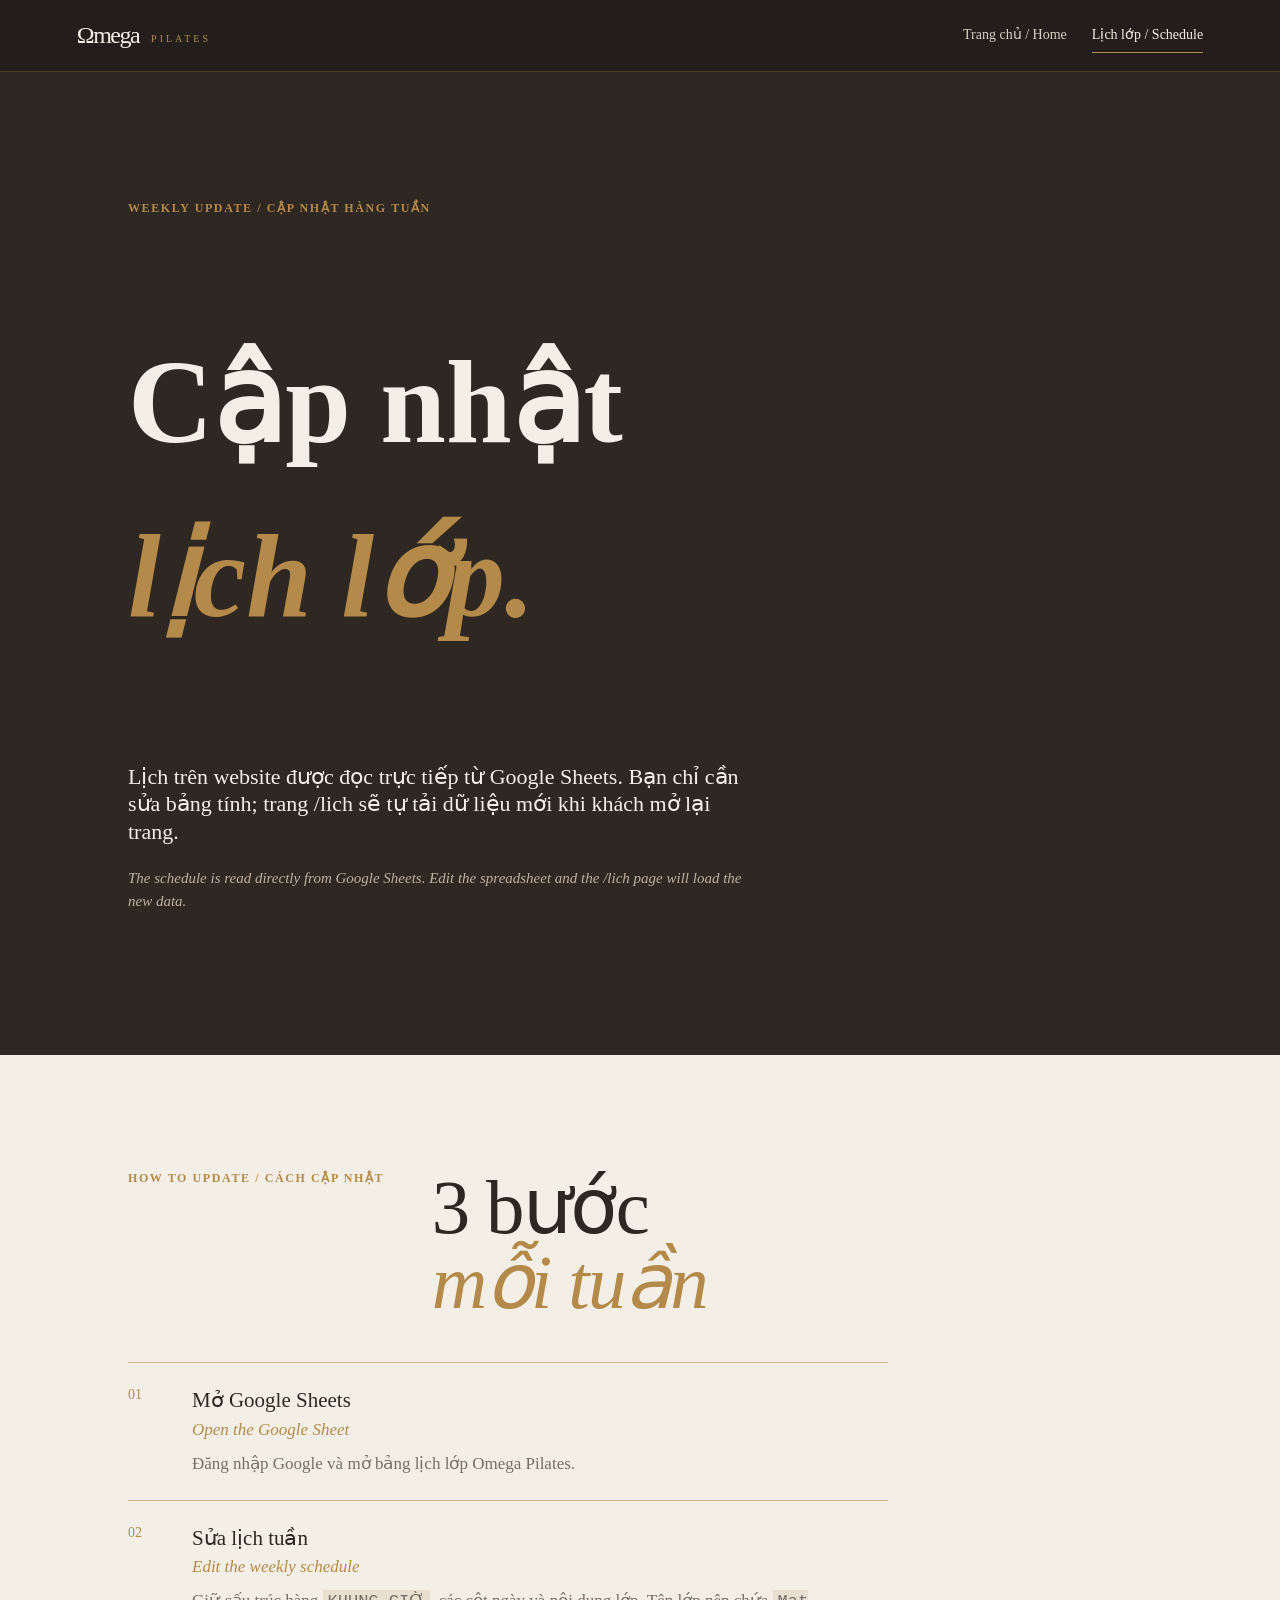
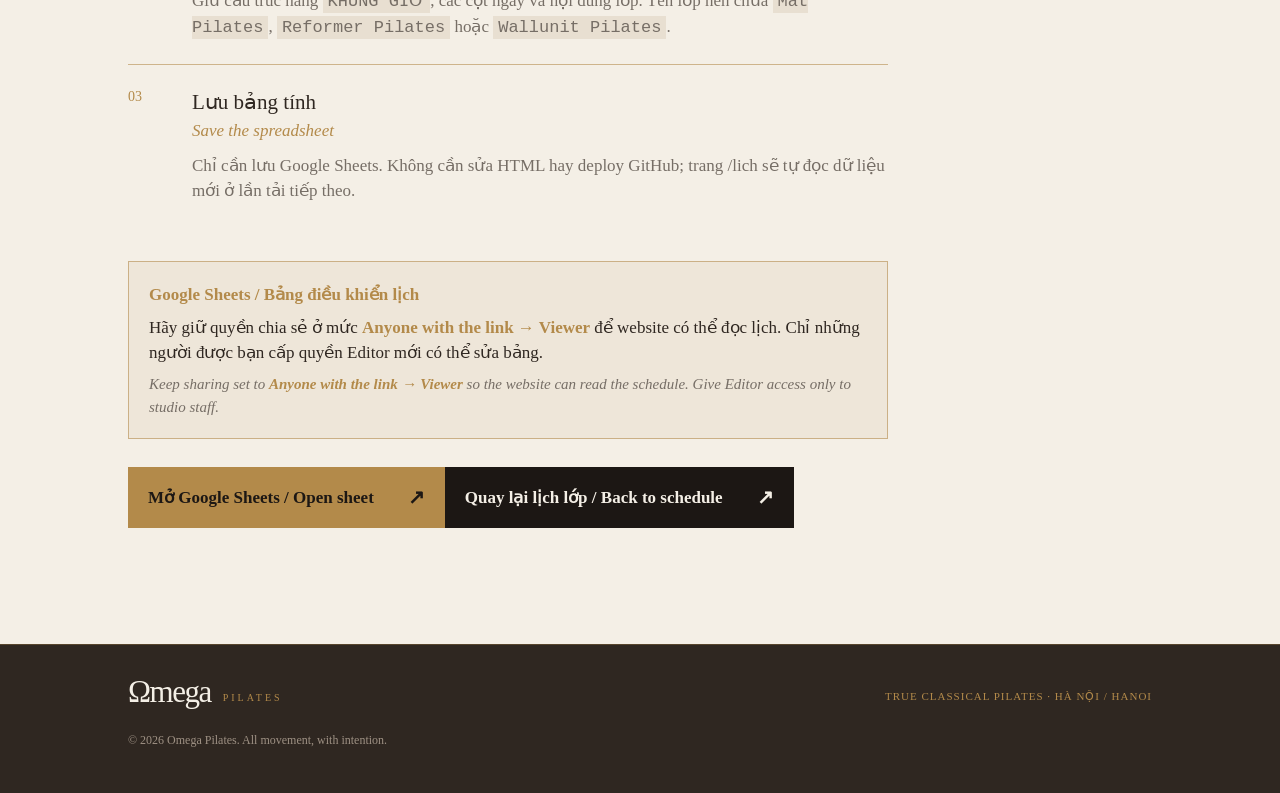
<file: lich/cap-nhat.html>
<!doctype html>
<html lang="vi">
<head>
  <meta charset="utf-8">
  <meta name="viewport" content="width=device-width, initial-scale=1">
  <meta name="theme-color" content="#2f2721">
  <link rel="icon" href="../favicon.svg" type="image/svg+xml">
  <link rel="stylesheet" href="../styles.css">
  <title>Cập nhật lịch tuần — Omega Pilates</title>
</head>
<body class="schedule-page">
  <header class="site-header" id="top"><a class="wordmark wordmark--small" href="../"><span>Ωmega</span><em>PILATES</em></a><nav class="nav" aria-label="Điều hướng chính / Main navigation"><a href="../">Trang chủ / Home</a><a class="nav-cta" href="index.html">Lịch lớp / Schedule</a></nav><button class="menu-toggle" type="button" aria-expanded="false" aria-controls="mobile-nav">Menu</button></header>
  <nav class="mobile-nav" id="mobile-nav" aria-label="Điều hướng mobile / Mobile navigation"><a href="../">Trang chủ / Home</a><a href="index.html">Lịch lớp / Schedule</a></nav>
  <main>
    <section class="section section-dark update-page-hero"><p class="eyebrow">WEEKLY UPDATE / CẬP NHẬT HÀNG TUẦN</p><h1>Cập nhật<br><span>lịch lớp.</span></h1><p class="lead">Lịch trên website được đọc trực tiếp từ Google Sheets. Bạn chỉ cần sửa bảng tính; trang /lich sẽ tự tải dữ liệu mới khi khách mở lại trang.</p><p class="en">The schedule is read directly from Google Sheets. Edit the spreadsheet and the /lich page will load the new data.</p></section>
    <section class="section section-cream update-instructions"><div class="section-intro"><p class="eyebrow">HOW TO UPDATE / CÁCH CẬP NHẬT</p><h2>3 bước<br><em>mỗi tuần</em></h2></div><ol class="update-steps"><li><b>Mở Google Sheets</b><span>Open the Google Sheet</span><p>Đăng nhập Google và mở bảng lịch lớp Omega Pilates.</p></li><li><b>Sửa lịch tuần</b><span>Edit the weekly schedule</span><p>Giữ cấu trúc hàng <code>KHUNG GIỜ</code>, các cột ngày và nội dung lớp. Tên lớp nên chứa <code>Mat Pilates</code>, <code>Reformer Pilates</code> hoặc <code>Wallunit Pilates</code>.</p></li><li><b>Lưu bảng tính</b><span>Save the spreadsheet</span><p>Chỉ cần lưu Google Sheets. Không cần sửa HTML hay deploy GitHub; trang /lich sẽ tự đọc dữ liệu mới ở lần tải tiếp theo.</p></li></ol><div class="update-warning"><strong>Google Sheets / Bảng điều khiển lịch</strong><p>Hãy giữ quyền chia sẻ ở mức <strong>Anyone with the link → Viewer</strong> để website có thể đọc lịch. Chỉ những người được bạn cấp quyền Editor mới có thể sửa bảng.</p><p class="en">Keep sharing set to <strong>Anyone with the link → Viewer</strong> so the website can read the schedule. Give Editor access only to studio staff.</p></div><a class="button button--gold" href="https://docs.google.com/spreadsheets/d/1rCwSwyrqlW4jn-pfhaL3r1zwal2ZVFui1_0MZM4xuN0/edit?usp=sharing" target="_blank" rel="noreferrer">Mở Google Sheets / Open sheet <span>↗</span></a><a class="button button--dark" href="index.html">Quay lại lịch lớp / Back to schedule <span>↗</span></a></section>
  </main>
  <footer class="footer section-dark"><a class="wordmark" href="../"><span>Ωmega</span><em>PILATES</em></a><p>TRUE CLASSICAL PILATES · HÀ NỘI / HANOI</p><small>© 2026 Omega Pilates. All movement, with intention.</small></footer>
  <script src="schedule.js" defer></script>
</body>
</html>
</file>
<file: styles.css>
:root{--cream:#f4efe6;--paper:#fbf8f2;--espresso:#2f2721;--deep:#1c1714;--gold:#b38a4a;--muted:#766e66;--line:rgba(179,138,74,.58);--shadow:0 24px 60px rgba(28,23,20,.12)}*{box-sizing:border-box}html{scroll-behavior:smooth}body{margin:0;background:var(--cream);color:var(--espresso);font-family:"Times New Roman",Times,serif;font-size:17px;line-height:1.48}a{color:inherit;text-decoration:none}img{display:block;max-width:100%}.site-header{position:sticky;top:0;z-index:20;height:72px;padding:0 6vw;display:flex;align-items:center;justify-content:space-between;background:rgba(28,23,20,.97);color:var(--cream);border-bottom:1px solid rgba(179,138,74,.28)}.wordmark{display:inline-flex;align-items:flex-end;gap:12px;color:var(--cream);font-size:31px;line-height:.8;letter-spacing:-1.5px}.wordmark em{font-style:normal;color:var(--gold);font-size:10px;letter-spacing:3px;line-height:1.2}.wordmark--small{font-size:24px}.nav{display:flex;align-items:center;gap:25px;font-size:14px}.nav a:not(.nav-cta){color:#d9d0c3}.nav-cta{border-bottom:1px solid var(--gold);padding:7px 0}.menu-toggle{display:none;background:none;border:0;color:var(--gold);font:inherit}.mobile-nav{display:none}.section{padding:86px 7vw}.section-dark{background:var(--espresso);color:var(--cream)}.section-cream{background:var(--cream)}.eyebrow{margin:0 0 20px;color:var(--gold);font-size:12px;font-weight:bold;letter-spacing:1.6px}.section h2,.hero h1{margin:0;font-weight:400;letter-spacing:-1.6px;line-height:.98}.section h2{font-size:clamp(40px,11vw,64px)}h1{font-size:clamp(54px,16vw,100px)}h2 em,h1 span{font-style:italic;color:var(--gold)}.lead{font-size:22px;line-height:1.25;max-width:34rem}.en,.fine-print{font-style:italic;color:var(--muted);font-size:15px}.section-dark .en,.section-dark .fine-print{color:#bdb1a3}.hero{min-height:calc(100svh - 72px);padding:0;display:grid;grid-template-columns:1fr;align-items:stretch}.hero-copy{padding:14vw 7vw 10vw;display:flex;flex-direction:column;align-items:flex-start;justify-content:center}.hero .eyebrow{margin-bottom:30px}.hero-sub{margin:24px 0 32px;font-style:italic;color:#c1b5a8}.hero-image-wrap{position:relative;min-height:340px}.hero-image{width:100%;height:100%;object-fit:cover;object-position:center}.image-note{position:absolute;bottom:20px;left:7vw;color:var(--paper);font-size:13px;letter-spacing:1px}.button{display:inline-flex;gap:34px;align-items:center;justify-content:space-between;border:0;padding:16px 20px;font:inherit;font-weight:bold;cursor:pointer;transition:transform .25s ease,background .25s ease}.button:hover{transform:translateY(-2px)}.button--gold{background:var(--gold);color:var(--deep)}.button--dark{background:var(--deep);color:var(--cream)}.button span{font-size:20px}.section-intro{margin-bottom:42px}.prose{max-width:670px}.prose p{margin:0 0 24px}.statement{font-weight:bold;font-size:21px;line-height:1.2;margin-top:38px!important}.wide-photo{width:100%;margin-top:46px;max-height:480px;object-fit:cover}.experience{background:var(--espresso)}.experience .lead{margin:0 0 40px}.experience-grid{display:grid;gap:16px}.price-card{border-top:1px solid var(--line);padding:22px 0 28px}.card-index{margin:0 0 18px;color:var(--gold);font-size:14px}.price-card h3{margin:0 0 8px;color:var(--cream);font-size:23px;font-weight:400}.price-card strong{display:block;color:var(--gold);font-size:32px;font-weight:400;margin-bottom:15px}.price-card strong small{font-size:14px;letter-spacing:1px}.price-card p:not(.card-index){max-width:31rem;color:#ddd2c6}.text-link{display:inline-block;border-bottom:1px solid var(--gold);padding-bottom:4px;color:var(--gold);font-size:14px}.fine-print{margin-top:30px}.split-section{display:grid;gap:40px}.quote-line{border-top:1px solid var(--line);border-bottom:1px solid var(--line);padding:24px 0;font-style:italic;font-size:22px;color:var(--gold)}.principles{padding-bottom:90px}.principles-grid{display:grid;grid-template-columns:1fr 1fr;gap:0 18px;margin-top:42px}.principles-grid>div{border-top:1px solid var(--line);padding:16px 0 18px}.principles-grid b{display:block;font-size:18px}.principles-grid span{color:var(--gold);font-style:italic}.principles-grid p{margin:6px 0 0;color:var(--muted);font-size:14px}.apparatus .lead{margin:0 0 38px}.photo-pair{display:grid;grid-template-columns:1fr 1fr;gap:10px}.photo-pair img{width:100%;aspect-ratio:1/1;object-fit:cover}.photo-pair figcaption{margin-top:7px;color:var(--gold);font-weight:bold;font-size:13px}.standards{margin-top:48px;border-top:1px solid var(--line);padding-top:24px}.standards p:not(.eyebrow){border-bottom:1px solid rgba(179,138,74,.25);padding:12px 0;margin:0;color:#c7b9aa}.standards b{color:var(--cream)}.programs .en{margin:0 0 20px}.program-list{border-top:1px solid var(--line)}.program-list article{display:flex;gap:16px;border-bottom:1px solid var(--line);padding:20px 0}.program-list article>span{color:var(--gold);font-size:13px}.program-list h3{margin:0 0 7px;font-size:19px}.program-list h3 small{font-size:14px;font-weight:400}.program-list p{margin:0;color:var(--muted);font-size:15px}.program-cta{margin-top:54px}.program-cta h3{font-size:27px;font-weight:400;margin:0 0 10px}.program-cta p{max-width:35rem;margin:0 0 25px}.contact{padding-bottom:70px}.contact-top{display:flex;justify-content:space-between;align-items:flex-start;gap:20px}.contact-mark{display:flex;flex-direction:column;align-items:flex-end;color:var(--cream);font-size:33px;line-height:.9}.contact-mark small{color:var(--gold);font-size:9px;letter-spacing:3px;margin-top:8px}.contact .lead{margin:34px 0}.contact-details{margin-top:60px;display:grid;grid-template-columns:1fr 1fr;gap:34px 20px}.contact-details .eyebrow{margin-bottom:8px}.contact-details p{margin:0}.contact-details a{display:block;color:var(--gold);margin-bottom:4px}.contact-details img{width:110px;grid-column:2;justify-self:end}.footer{border-top:1px solid rgba(179,138,74,.3);padding:35px 7vw 45px}.footer p{color:var(--gold);font-size:11px;letter-spacing:1px;margin:30px 0 8px}.footer small{color:#9e9184;font-size:12px}.booking-dialog{width:min(92vw,480px);border:0;padding:0;background:transparent;color:var(--espresso)}.booking-dialog::backdrop{background:rgba(15,11,9,.72);backdrop-filter:blur(4px)}.dialog-card{position:relative;background:var(--cream);padding:38px 24px 28px;box-shadow:var(--shadow)}.dialog-card h2{font-size:42px;font-weight:400;line-height:1;margin:0 0 17px}.dialog-card h2 em{color:var(--gold)}.dialog-copy{color:var(--muted);margin:0 0 24px}.dialog-close{position:absolute;top:10px;right:14px;background:none;border:0;font:32px/1 "Times New Roman";color:var(--espresso);cursor:pointer}.method-list{display:grid;gap:8px;margin-bottom:22px}.method{display:grid;grid-template-columns:45px 1fr 20px;align-items:center;gap:12px;text-align:left;border:1px solid rgba(47,39,33,.2);background:transparent;padding:12px;cursor:pointer;font:inherit;color:var(--espresso)}.method.is-selected{border-color:var(--gold);background:#eee6d9}.method-icon{display:grid;place-items:center;width:38px;height:38px;border:1px solid var(--gold);color:var(--gold);font-size:11px}.method b,.method small{display:block}.method small{font-size:13px;color:var(--muted);margin-top:2px}.method i{font-style:normal;color:var(--gold);opacity:0}.method.is-selected i{opacity:1}.confirm-booking{width:100%}@media (min-width:760px){.hero{grid-template-columns:1.05fr .95fr}.hero-copy{padding:8vw}.hero-image-wrap{min-height:680px}.section{padding:110px 10vw}.experience-grid{grid-template-columns:1fr 1fr;gap:60px}.split-section{grid-template-columns:1fr 1fr;align-items:start}.principles-grid{grid-template-columns:repeat(3,1fr);gap:0 30px}.apparatus{padding-left:20vw;padding-right:20vw}.contact-details{grid-template-columns:1fr 1fr 120px}.contact-details img{grid-column:3;grid-row:1}.footer{padding-left:10vw;padding-right:10vw}}@media (max-width:620px){.nav{display:none}.menu-toggle{display:block}.mobile-nav{position:fixed;z-index:19;top:72px;right:0;left:0;background:var(--deep);color:var(--cream);padding:10px 7vw 20px;display:none;border-bottom:1px solid var(--gold)}.mobile-nav.is-open{display:grid}.mobile-nav a{padding:14px 0;border-bottom:1px solid rgba(179,138,74,.25)}.mobile-nav a:last-child{color:var(--gold);border-bottom:0}.site-header{padding:0 7vw}}@media (prefers-reduced-motion:reduce){html{scroll-behavior:auto}.button{transition:none}}
.booking-form{display:grid;gap:14px}.booking-form label{display:grid;gap:6px;font-size:14px;font-weight:bold;color:var(--espresso)}.booking-form input,.booking-form select,.booking-form textarea{width:100%;border:1px solid rgba(47,39,33,.25);background:#fffaf2;color:var(--espresso);font:16px/1.35 "Times New Roman",Times,serif;padding:12px;border-radius:0}.booking-form textarea{resize:vertical;min-height:82px}.booking-form input:focus,.booking-form select:focus,.booking-form textarea:focus{outline:2px solid var(--gold);outline-offset:1px}.booking-form .button{width:100%;margin-top:4px}.message-step[hidden],.booking-form[hidden]{display:none}.message-step{margin-top:4px}.message-preview{white-space:pre-wrap;word-break:break-word;background:#eee6d9;border-left:2px solid var(--gold);padding:13px;margin:0 0 20px;color:var(--espresso);font:14px/1.45 "Times New Roman",Times,serif;max-height:220px;overflow:auto}.message-step .method-list{margin-bottom:16px}.price-card h3 small{font-size:15px;color:#bdb1a3;font-style:italic;font-weight:400}.program-cta h3 em{display:block;color:var(--gold);font-size:18px;margin-top:5px}.quote-line span{font-size:15px;color:#c1b5a8}

/* Responsive refinement: desktop / tablet / mobile */
@media (min-width:621px){
  .site-header{padding-left:clamp(32px,6vw,96px);padding-right:clamp(32px,6vw,96px)}
  .nav a{transition:color .2s ease,border-color .2s ease}.nav a:hover{color:var(--gold)!important}
  .hero-copy{max-width:760px}.hero-image-wrap{min-height:clamp(620px,calc(100svh - 72px),860px)}
  .section{padding-top:clamp(92px,9vw,150px);padding-bottom:clamp(92px,9vw,150px)}
  .section-intro{display:grid;grid-template-columns:minmax(170px,.38fr) 1fr;column-gap:30px;align-items:start}.section-intro .eyebrow{grid-column:1;grid-row:1}.section-intro h2,.section-intro .en{grid-column:2}.section-intro h2{font-size:clamp(52px,6vw,86px)}.section-intro .en{margin:18px 0 0}
  .experience>.lead,.experience>.en,.apparatus>.lead,.apparatus>.en{max-width:650px;margin-left:27%}.experience-grid{margin-left:27%}
  .wide-photo{max-height:560px}.program-list{max-width:920px;margin-left:auto;margin-right:auto}.program-cta{max-width:920px;margin-left:auto;margin-right:auto}
  .contact{padding-left:clamp(10vw,18vw,270px);padding-right:clamp(10vw,18vw,270px)}
  .contact-details{max-width:720px}.footer{display:grid;grid-template-columns:1fr 1fr;align-items:end}.footer p{margin:0;justify-self:end}.footer small{grid-column:1/-1;margin-top:28px}
  .booking-dialog{width:min(92vw,620px)}.dialog-card{padding:48px 42px 38px}.dialog-card h2{font-size:52px}.booking-form{grid-template-columns:1fr 1fr;gap:16px 18px}.booking-form label:first-child,.booking-form label:nth-child(4),.booking-form label:nth-child(5),.booking-form .button{grid-column:1/-1}
}
@media (max-width:620px){
  body{font-size:16px}.site-header{height:64px}.wordmark--small{font-size:22px}.mobile-nav{top:64px}
  .section{padding:68px 7vw}.hero{min-height:auto}.hero-copy{padding:78px 7vw 64px}.hero h1{font-size:clamp(50px,15vw,78px)}.hero .button,.contact .button{width:100%}.hero-image-wrap{min-height:310px}.image-note{left:7vw}
  .section-intro{margin-bottom:30px}.section h2{font-size:clamp(42px,12vw,60px)}.lead{font-size:20px}.experience .lead{margin-bottom:14px}.experience-grid{gap:6px}.price-card{padding:24px 0 30px}.price-card strong{font-size:29px}.split-section{gap:28px}.wide-photo{margin-top:32px}.principles-grid{gap:0 14px;margin-top:28px}.principles-grid b{font-size:16px}.principles-grid p{font-size:13px}.photo-pair{gap:8px}.standards{margin-top:34px}.program-list article{gap:11px;padding:18px 0}.program-list h3{font-size:17px}.program-list h3 small{display:block;margin-top:2px}.program-list p{font-size:14px}.contact{padding-top:70px}.contact-top{gap:12px}.contact-mark{font-size:26px}.contact-details{margin-top:42px}.footer{padding:32px 7vw 40px}.footer p{line-height:1.3}.booking-dialog{width:calc(100vw - 24px);max-height:calc(100svh - 24px);margin:auto}.dialog-card{padding:34px 18px 22px;max-height:calc(100svh - 24px);overflow-y:auto}.dialog-card h2{font-size:38px}.dialog-copy{font-size:15px}.booking-form{gap:12px}.booking-form input,.booking-form select,.booking-form textarea{font-size:16px;padding:11px}.message-preview{font-size:13px;max-height:190px}.method{padding:10px;grid-template-columns:40px 1fr 18px}.method-icon{width:34px;height:34px}.method small{font-size:12px}
}
@media (min-width:621px) and (max-width:900px){.section{padding-left:7vw;padding-right:7vw}.section-intro{display:block}.section-intro h2{margin-top:10px}.experience>.lead,.experience>.en,.apparatus>.lead,.apparatus>.en,.experience-grid{margin-left:0}.contact{padding-left:10vw;padding-right:10vw}}

/* Weekly schedule page */
.schedule-hero{padding:clamp(76px,10vw,150px) 7vw;display:grid;gap:48px;grid-template-columns:minmax(0,1.1fr) minmax(240px,.55fr);align-items:end}.schedule-hero h1{font-size:clamp(58px,10vw,118px)}.schedule-hero-note{border-left:1px solid var(--line);padding-left:24px;max-width:360px;color:#ddd2c6}.schedule-hero-note p{margin:0 0 18px}.schedule-hero-note .en{color:#bdb1a3}.schedule-shell{padding-top:clamp(60px,8vw,110px);padding-bottom:clamp(70px,9vw,130px)}.schedule-heading{display:flex;justify-content:space-between;align-items:end;gap:28px;margin-bottom:42px}.schedule-heading h2{font-size:clamp(48px,7vw,80px)}.schedule-book-top{white-space:nowrap}.schedule-toolbar{display:flex;align-items:center;gap:12px;border-top:1px solid var(--line);border-bottom:1px solid var(--line);padding:15px 0;margin-bottom:14px}.schedule-toolbar strong{flex:1;text-align:center;font-size:18px;font-weight:400}.week-arrow,.today-button,.filter-button{font:inherit;cursor:pointer;border:1px solid rgba(47,39,33,.22);background:transparent;color:var(--espresso);padding:9px 12px}.week-arrow{font-size:22px;line-height:1;padding:7px 13px}.today-button{font-size:14px}.schedule-filters{display:flex;gap:8px;flex-wrap:wrap;margin-bottom:24px}.filter-button{font-size:14px;border-radius:999px}.filter-button.is-active{background:var(--deep);color:var(--cream);border-color:var(--deep)}.schedule-grid{display:grid;grid-template-columns:repeat(7,minmax(150px,1fr));gap:10px;overflow-x:auto;padding-bottom:12px}.day-column{min-width:150px;border:1px solid rgba(47,39,33,.17);background:#fbf8f2}.day-column>header{min-height:68px;padding:13px 12px;border-bottom:1px solid var(--line);display:flex;flex-direction:column;justify-content:space-between}.day-column>header span{font-size:11px;letter-spacing:1px;color:var(--muted)}.day-column>header b{font-size:23px;font-weight:400;color:var(--gold)}.class-stack{display:grid;gap:8px;padding:9px}.class-card{background:#eee6d9;padding:13px 11px;min-height:194px;display:flex;flex-direction:column;align-items:flex-start}.class-card[hidden]{display:none}.class-card time{font-size:12px;color:var(--gold);font-weight:bold}.class-card h3{font-size:19px;font-weight:400;line-height:1.05;margin:14px 0 7px}.class-card p{font-size:13px;line-height:1.25;margin:0 0 8px;color:var(--muted)}.class-card small{font-size:12px;color:var(--espresso);margin-top:auto}.class-book{border-top:1px solid var(--line);padding-top:8px;margin-top:10px;color:var(--espresso);font-size:12px;font-weight:bold}.day-column--closed{background:#f0ebe3}.closed-note{min-height:150px;padding:18px 12px;display:flex;flex-direction:column;gap:5px;color:var(--muted);font-style:italic}.closed-note strong{font-weight:400;color:var(--espresso)}.closed-note span{font-size:14px}.day-column.is-empty{opacity:.45}.schedule-note{max-width:680px;margin:60px auto 0;padding:28px;border-top:1px solid var(--line);border-bottom:1px solid var(--line)}.schedule-note strong,.schedule-note span{display:block}.schedule-note strong{font-size:25px;font-weight:400}.schedule-note span{color:var(--gold);font-style:italic;font-size:16px}.schedule-note p{margin:16px 0 0}.schedule-note .en{margin-top:8px}.schedule-note .button{margin-top:24px}
@media (max-width:900px){.schedule-grid{grid-template-columns:repeat(4,minmax(170px,1fr))}.schedule-hero{grid-template-columns:1fr}.schedule-hero-note{max-width:560px}}
@media (max-width:620px){.schedule-hero{padding:70px 7vw 60px;gap:32px}.schedule-hero h1{font-size:clamp(54px,16vw,78px)}.schedule-shell{padding-left:5vw;padding-right:5vw}.schedule-heading{display:block;margin-bottom:28px}.schedule-heading h2{font-size:48px}.schedule-book-top{display:flex;width:100%;margin-top:25px}.schedule-toolbar{flex-wrap:wrap}.schedule-toolbar strong{order:-1;width:100%;flex-basis:100%;padding:3px 0 8px}.today-button{margin-left:auto}.schedule-grid{grid-template-columns:repeat(7,minmax(210px,1fr));gap:8px}.day-column{min-width:210px}.class-card{min-height:170px}.schedule-note{margin-top:42px;padding:24px 0}.schedule-note strong{font-size:22px}}
.schedule-heading-actions{display:flex;flex-direction:column;align-items:flex-end;gap:18px}.schedule-update-link{font-size:14px}.update-page-hero{padding-top:clamp(76px,10vw,140px);padding-bottom:clamp(76px,10vw,140px)}.update-page-hero h1{font-size:clamp(58px,10vw,118px)}.update-page-hero .lead,.update-page-hero .en{max-width:620px}.update-steps{max-width:760px;margin:0;padding:0;list-style:none;counter-reset:update}.update-steps li{counter-increment:update;border-top:1px solid var(--line);padding:22px 0 24px;display:grid;grid-template-columns:48px 1fr;column-gap:16px}.update-steps li::before{content:'0' counter(update);grid-row:1 / span 3;color:var(--gold);font-size:14px}.update-steps b,.update-steps span,.update-steps p{grid-column:2}.update-steps b{font-size:21px;font-weight:400}.update-steps span{color:var(--gold);font-style:italic}.update-steps p{margin:9px 0 0;color:var(--muted)}.update-steps code{background:#e8dfd1;padding:2px 5px}.update-warning{max-width:760px;margin:34px 0 28px;padding:20px;border:1px solid var(--line);background:#eee6d9}.update-warning strong{color:var(--gold)}.update-warning p{margin:8px 0 0}.update-warning .en{color:var(--muted)}
@media (max-width:620px){.schedule-heading-actions{align-items:stretch}.schedule-update-link{align-self:flex-start}.update-page-hero h1{font-size:clamp(54px,16vw,78px)}.update-steps li{grid-template-columns:36px 1fr}.update-steps b{font-size:19px}}
.sheet-status{margin:0 0 22px;color:var(--muted);font-size:13px;font-style:italic}.sheet-status.is-live{color:#56734f}.sheet-status.is-fallback{color:#9a5d42}
.schedule-grid.is-loading{visibility:hidden;min-height:320px}
.zalo-copy-notice{margin:10px 0 0;color:var(--gold);font-size:13px;font-style:italic}
</file>
